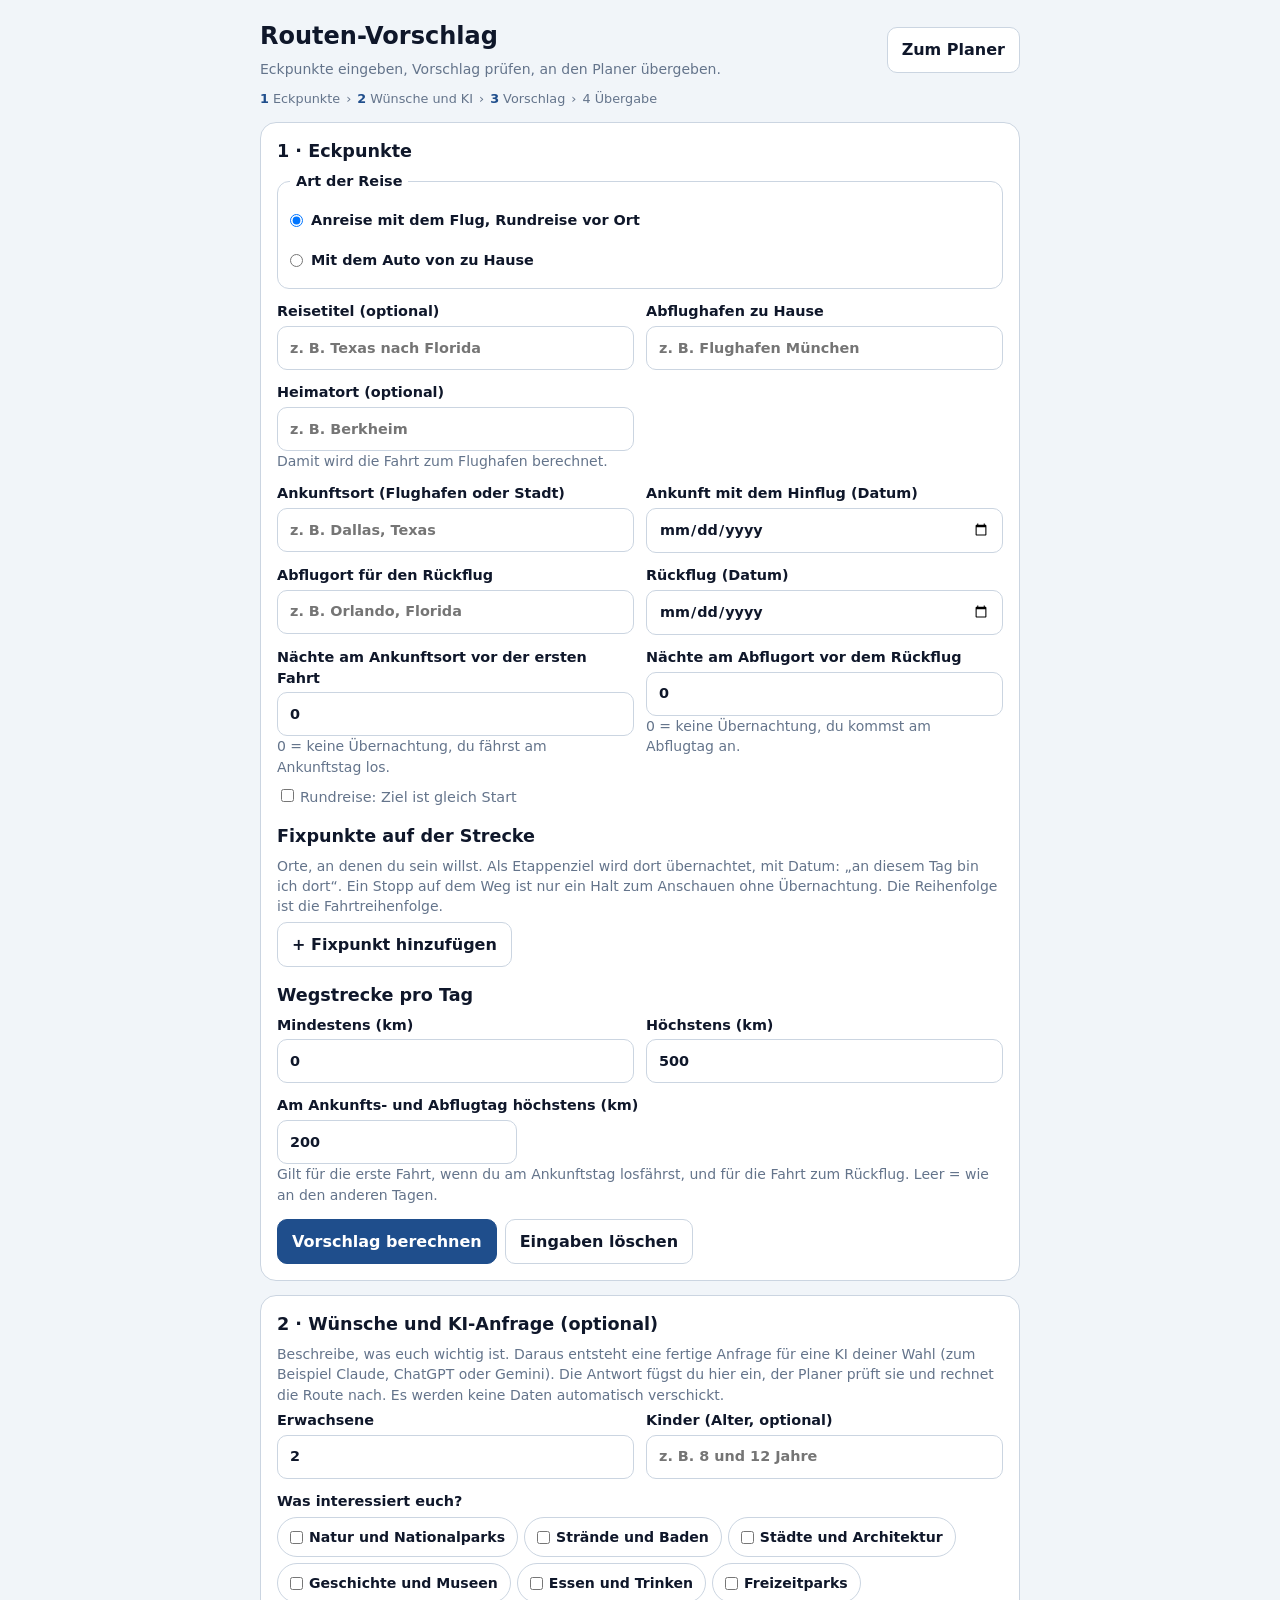
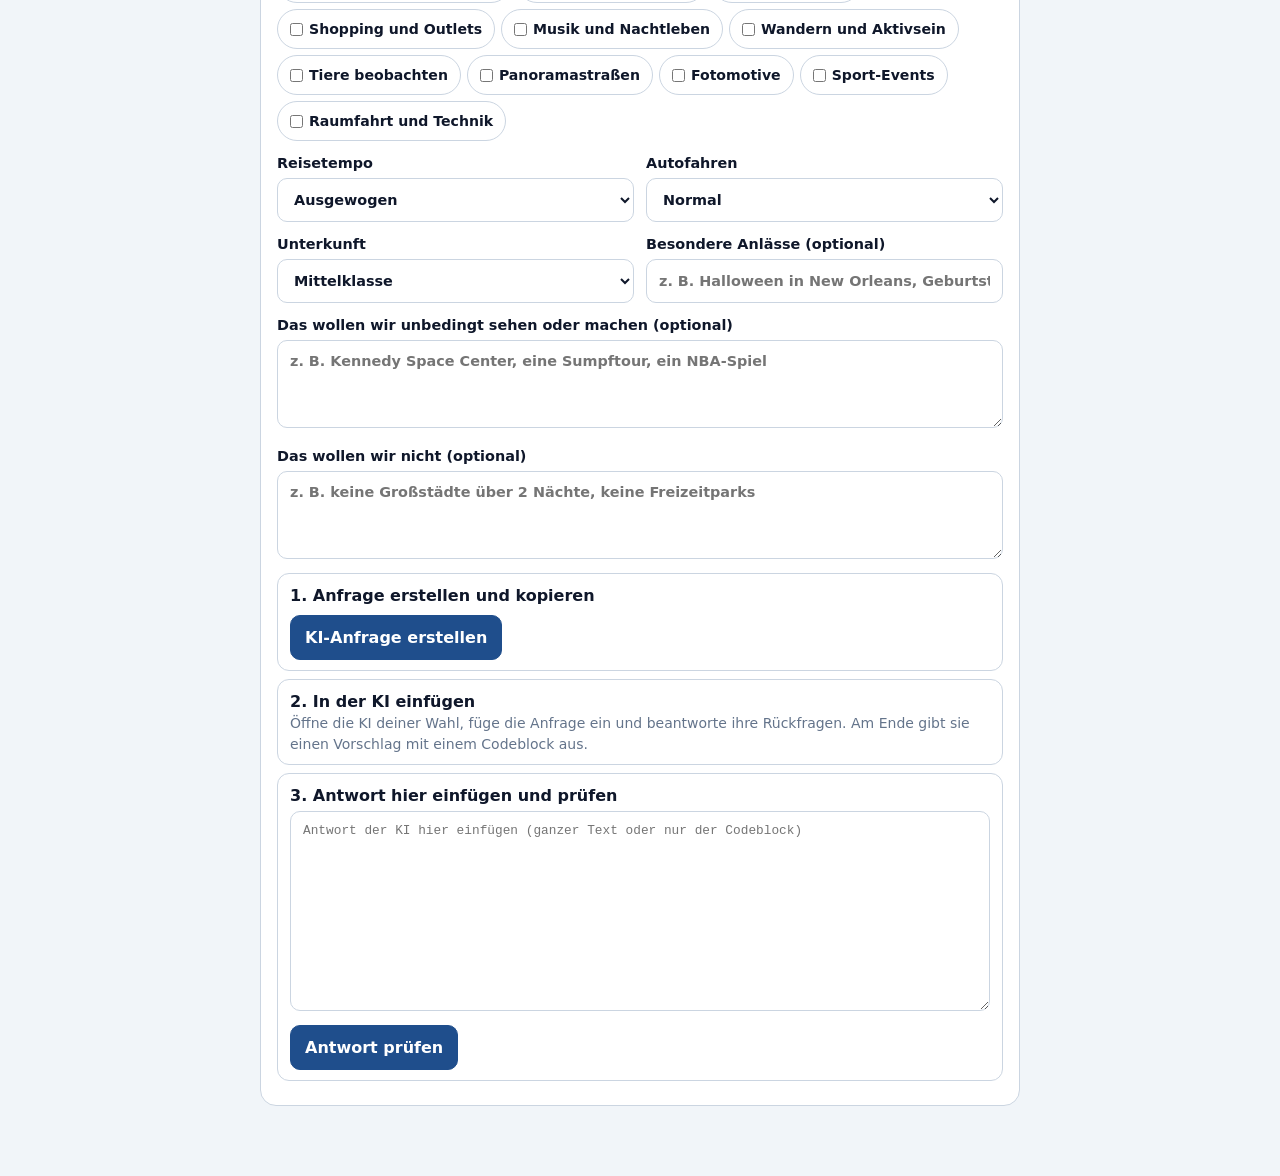
<file: assistent.html>
<!doctype html>
<html lang="de">
<head>
<meta charset="utf-8">
<meta name="viewport" content="width=device-width, initial-scale=1, viewport-fit=cover">
<title>Routen-Vorschlag</title>
<link rel="manifest" href="manifest.webmanifest">
<link rel="icon" href="icon-192.png">
<link rel="stylesheet" href="leaflet/leaflet.css">
<style>
:root{--bg:#f1f5f9;--card:#fff;--ink:#0f172a;--mute:#64748b;--line:#cbd5e1;--pri:#1F4E8C;--priInk:#fff;--warn:#fffbeb;--warnLine:#fcd34d;--warnInk:#78350f;--ok:#ecfdf5;--okLine:#6ee7b7;--okInk:#064e3b;--err:#fef2f2;--errLine:#fca5a5;--errInk:#7f1d1d}
@media (prefers-color-scheme:dark){:root{--bg:#0b1220;--card:#111a2e;--ink:#e5e7eb;--mute:#94a3b8;--line:#334155;--pri:#5b9bf0;--priInk:#06101f;--warn:#2b2208;--warnLine:#a16207;--warnInk:#fde68a;--ok:#06281f;--okLine:#047857;--okInk:#a7f3d0;--err:#2a1010;--errLine:#b91c1c;--errInk:#fecaca}}
*{box-sizing:border-box}
body{margin:0;background:var(--bg);color:var(--ink);font:16px/1.45 system-ui,-apple-system,"Segoe UI",Roboto,sans-serif;padding:env(safe-area-inset-top) 16px 40px}
.wrap{max-width:760px;margin:0 auto;padding:16px 0}
h1{font-size:1.5rem;margin:.2rem 0}
h2{font-size:1.1rem;margin:0 0 .4rem}
p{margin:.3rem 0}
.mute{color:var(--mute);font-size:.875rem}
.card{background:var(--card);border:1px solid var(--line);border-radius:16px;padding:16px;margin:14px 0}
.grid{display:grid;gap:12px;grid-template-columns:1fr 1fr}
@media (max-width:560px){.grid{grid-template-columns:1fr}}
label{display:block;font-weight:600;font-size:.9rem}
input,select{width:100%;margin-top:4px;padding:10px 12px;border:1px solid var(--line);border-radius:10px;background:var(--card);color:var(--ink);font:inherit;min-height:44px}
button,.btn{font:inherit;font-weight:700;border-radius:10px;border:1px solid var(--line);background:var(--card);color:var(--ink);padding:10px 14px;min-height:44px;cursor:pointer;text-decoration:none;display:inline-flex;align-items:center;justify-content:center}
button.pri,.btn.pri{background:var(--pri);color:var(--priInk);border-color:var(--pri)}
button:disabled{opacity:.5;cursor:default}
.row{display:flex;gap:8px;align-items:flex-end}
.row>*{flex:1}.row>.fix{flex:0 0 auto}
.fp{border:1px solid var(--line);border-radius:12px;padding:10px;margin:8px 0}
.fp .grid{grid-template-columns:2fr 1fr 1fr}
@media (max-width:560px){.fp .grid{grid-template-columns:1fr 1fr}.fp .grid>:first-child{grid-column:1/3}}
.note{border-radius:12px;padding:10px 12px;margin:8px 0;font-size:.9rem;border:1px solid}
.note.warn{background:var(--warn);border-color:var(--warnLine);color:var(--warnInk)}
.note.ok{background:var(--ok);border-color:var(--okLine);color:var(--okInk)}
.note.err{background:var(--err);border-color:var(--errLine);color:var(--errInk)}
table{width:100%;border-collapse:collapse;font-size:.9rem}
th,td{text-align:left;padding:8px 6px;border-bottom:1px solid var(--line);vertical-align:top}
.tablewrap{overflow-x:auto}
.top{display:flex;justify-content:space-between;align-items:center;gap:8px}
.steps{display:flex;gap:6px;font-size:.8rem;color:var(--mute);margin:6px 0 0}
.steps b{color:var(--pri)}
.map{height:380px;border-radius:12px;border:1px solid var(--line);margin:10px 0;background:var(--line)}
.mk{display:flex;align-items:center;justify-content:center;border-radius:50%;background:var(--pri);color:var(--priInk);border:2px solid #fff;font:700 12px system-ui;width:26px;height:26px;box-shadow:0 1px 4px rgba(0,0,0,.4)}
.mk.auto{background:#fff;color:#1F4E8C;border-color:#1F4E8C;width:20px;height:20px;font-size:10px}
.mk.end{background:#16a34a;border-color:#fff}
.mk.hl{outline:3px solid #f59e0b}
tr.flash td{background:var(--warn)}
tr[data-stage-row]{cursor:pointer}
.nstep{display:inline-flex;gap:2px;align-items:center;white-space:nowrap}
.nstep input{width:54px;margin:0;text-align:center;min-height:36px;padding:4px}
.nstep button{min-height:36px;padding:2px 10px}
.nstep.user input{border-color:var(--pri);border-width:2px}
.act{white-space:nowrap}.act button{min-height:36px;padding:2px 9px}
.leaflet-container.adding{cursor:crosshair}
[hidden]{display:none!important}
.lenbad{color:var(--errInk)}
.chips{display:flex;flex-wrap:wrap;gap:6px;margin-top:6px}
.chips label{display:inline-flex;align-items:center;gap:6px;border:1px solid var(--line);border-radius:99px;padding:6px 12px;font-weight:600;font-size:.88rem;min-height:40px;cursor:pointer}
.chips input{width:auto;min-height:0;margin:0}
.chips label:has(input:checked){background:var(--pri);color:var(--priInk);border-color:var(--pri)}
textarea{width:100%;margin-top:4px;padding:10px 12px;border:1px solid var(--line);border-radius:10px;background:var(--card);color:var(--ink);font:inherit;min-height:88px;resize:vertical}
textarea.code{font-family:ui-monospace,Menlo,Consolas,monospace;font-size:.8rem;min-height:200px}
.aisteps{counter-reset:a;list-style:none;padding:0;margin:8px 0}
.aisteps>li{counter-increment:a;border:1px solid var(--line);border-radius:12px;padding:10px 12px;margin:8px 0}
.aisteps>li>b:first-child::before{content:counter(a) ". "}
.rep li{margin:3px 0}.rep .bad{color:var(--errInk);font-weight:600}.rep .wrn{color:var(--warnInk);font-weight:600}
body.editing [data-edit-hide]{display:none!important}
body:not(.editing) [data-edit-only]{display:none!important}
.livelog{margin:6px 0 0;padding-left:22px;font-size:.88rem;max-height:220px;overflow:auto}
.livelog li{margin:2px 0}
.livelog li:last-child{font-weight:600;color:var(--ink)}
@keyframes mkpop{from{transform:scale(.2);opacity:0}to{transform:scale(1);opacity:1}}
.mk.pop{animation:mkpop .35s ease-out}
@media (prefers-reduced-motion:reduce){.mk.pop{animation:none}}
.editor .row{flex-wrap:wrap}.editor .row>label{flex:1 1 220px;min-width:0}
select{max-width:100%}
.mk.via{background:#f59e0b;color:#111;border-color:#fff;border-radius:4px;transform:rotate(45deg);width:16px;height:16px}
.mk.via>span{transform:rotate(-45deg);font-size:9px}
.leaflet-popup-content{color:#0f172a;margin:10px 12px;min-width:200px}
.leaflet-popup-content .pp-t{font-weight:700;font-size:14px}
.leaflet-popup-content .pp-s{font-size:12px;color:#475569;margin:2px 0 8px}
.leaflet-popup-content button{display:flex;width:100%;margin-top:6px;background:#fff;color:#0f172a;border:1px solid #94a3b8;min-height:40px;padding:6px 10px;font-size:13px}
.leaflet-popup-content button.del{color:#b91c1c;border-color:#b91c1c}
.via{display:inline-flex;align-items:center;gap:4px;border:1px solid var(--line);border-radius:99px;padding:1px 4px 1px 8px;margin:3px 4px 0 0;font-size:.82rem;white-space:nowrap}
.via button{min-height:28px;padding:0 7px;border-radius:99px;font-size:.8rem}
fieldset.mode{border:1px solid var(--line);border-radius:12px;padding:8px 12px;margin:0 0 12px}
fieldset.mode legend{font-weight:700;font-size:.9rem;padding:0 6px}
fieldset.mode label{display:flex;align-items:center;gap:8px;font-weight:600;min-height:40px}
fieldset.mode input{width:auto;min-height:0;margin:0}
label small{display:block;font-weight:400}
.legend{display:flex;gap:14px;flex-wrap:wrap;font-size:.82rem;color:var(--mute);margin:-4px 0 8px}
.legend i{display:inline-block;vertical-align:middle;margin-right:5px}
.editor{border:1px dashed var(--line);border-radius:12px;padding:10px 12px;margin:8px 0}
.ac{position:absolute;z-index:1000;background:var(--card);color:var(--ink);border:1px solid var(--line);border-radius:12px;box-shadow:0 8px 24px rgba(0,0,0,.25);max-height:300px;overflow:auto;list-style:none;margin:0;padding:4px}
.ac li{padding:8px 10px;border-radius:8px;cursor:pointer;line-height:1.25}
.ac li small{display:block;opacity:.75;font-size:.8rem}
.ac li[aria-selected=true],.ac li:hover{background:var(--pri);color:var(--priInk)}
.bar{height:8px;background:var(--line);border-radius:99px;overflow:hidden}
.bar>i{display:block;height:100%;background:var(--pri);width:0;transition:width .3s}
</style>
</head>
<body>
<div class="wrap">
  <div class="top">
    <div><h1>Routen-Vorschlag</h1><p class="mute">Eckpunkte eingeben, Vorschlag prüfen, an den Planer übergeben.</p></div>
    <a class="btn" href="index.html" data-back>Zum Planer</a>
  </div>
  <div class="steps"><span><b>1</b> Eckpunkte</span> › <span><b>2</b> Wünsche und KI</span> › <span><b>3</b> Vorschlag</span> › <span>4 Übergabe</span></div>

  <section class="card" data-sec="input">
    <h2 data-edit-hide>1 · Eckpunkte</h2><h2 data-edit-only>Route der Reise bearbeiten</h2>
    <div class="note ok" data-edit-only data-editbanner></div>
    <fieldset class="mode" data-mode-box data-edit-hide><legend>Art der Reise</legend>
      <label><input type="radio" name="mode" data-mode value="flight"> Anreise mit dem Flug, Rundreise vor Ort</label>
      <label><input type="radio" name="mode" data-mode value="car"> Mit dem Auto von zu Hause</label>
    </fieldset>
    <div class="grid">
      <label data-edit-hide>Reisetitel (optional)<input data-f="title" placeholder="z. B. Texas nach Florida"></label>
      <span data-only="car" data-edit-hide></span>
      <label data-only="flight" data-edit-hide>Abflughafen zu Hause<input data-f="homeAirport" placeholder="z. B. Flughafen München" autocomplete="off"></label>
      <label data-only="flight" data-edit-hide>Heimatort (optional)<input data-f="home" placeholder="z. B. Berkheim" autocomplete="off"><small class="mute">Damit wird die Fahrt zum Flughafen berechnet.</small></label>
      <span data-only="flight" data-edit-hide></span>
      <label data-edit-hide><span data-lab="start">Startort</span><input data-f="start" placeholder="z. B. Dallas, Texas" autocomplete="off"></label>
      <label><span data-lab="startDate">Reisebeginn (Datum)</span><input data-f="startDate" type="date"></label>
      <label data-edit-hide><span data-lab="end">Zielort</span><input data-f="end" placeholder="z. B. Orlando, Florida" autocomplete="off"></label>
      <label data-edit-hide><span data-lab="endDate">Reiseende (Datum)</span><input data-f="endDate" type="date"></label>
      <label data-only="flight">Nächte am Ankunftsort vor der ersten Fahrt<input data-f="startNights" type="number" min="0" max="30" value="0"><small class="mute">0 = keine Übernachtung, du fährst am Ankunftstag los.</small></label>
      <label data-only="flight" data-edit-hide>Nächte am Abflugort vor dem Rückflug<input data-f="endNights" type="number" min="0" max="30" value="0"><small class="mute">0 = keine Übernachtung, du kommst am Abflugtag an.</small></label>
    </div>
    <p class="mute" style="margin-top:8px" data-edit-hide><label style="display:inline;font-weight:400"><input type="checkbox" data-f="roundTrip" style="width:auto;min-height:0;margin-right:6px">Rundreise: Ziel ist gleich Start</label></p>

    <div data-edit-hide>
    <h2 style="margin-top:16px">Fixpunkte auf der Strecke</h2>
    <p class="mute">Orte, an denen du sein willst. Als Etappenziel wird dort übernachtet, mit Datum: „an diesem Tag bin ich dort“. Ein Stopp auf dem Weg ist nur ein Halt zum Anschauen ohne Übernachtung. Die Reihenfolge ist die Fahrtreihenfolge.</p>
    <div data-fplist></div>
    <button type="button" data-fp-add>+ Fixpunkt hinzufügen</button>

    </div>
    <h2 style="margin-top:16px">Wegstrecke pro Tag</h2>
    <div class="grid">
      <label>Mindestens (km)<input data-f="minKm" type="number" min="0" step="10" value="0"></label>
      <label>Höchstens (km)<input data-f="maxKm" type="number" min="50" step="10" value="500"></label>
      <label style="grid-column:1/-1"><span data-lab="edgeKm">Erste und letzte Etappe höchstens (km)</span><input data-f="edgeKm" type="number" min="0" step="10" style="max-width:240px;display:block"><small class="mute" data-lab="edgeHint"></small></label>
    </div>
    <div style="margin-top:14px;display:flex;gap:8px;flex-wrap:wrap" data-edit-hide>
      <button type="button" class="pri" data-calc>Vorschlag berechnen</button>
      <button type="button" data-reset>Eingaben löschen</button>
    </div>
    <div data-msg></div>
  </section>

  <section class="card" data-sec="wishes" data-edit-hide>
    <h2>2 · Wünsche und KI-Anfrage (optional)</h2>
    <p class="mute">Beschreibe, was euch wichtig ist. Daraus entsteht eine fertige Anfrage für eine KI deiner Wahl (zum Beispiel Claude, ChatGPT oder Gemini). Die Antwort fügst du hier ein, der Planer prüft sie und rechnet die Route nach. Es werden keine Daten automatisch verschickt.</p>
    <div class="grid">
      <label>Erwachsene<input data-w="adults" type="number" min="1" max="20" value="2"></label>
      <label>Kinder (Alter, optional)<input data-w="kids" placeholder="z. B. 8 und 12 Jahre"></label>
    </div>
    <label style="margin-top:12px">Was interessiert euch?</label>
    <div class="chips" data-w-interests></div>
    <div class="grid" style="margin-top:12px">
      <label>Reisetempo<select data-w="pace"><option value="ruhig">Entspannt, lieber länger an einem Ort</option><option value="mittel">Ausgewogen</option><option value="viel">Viel sehen, häufiger wechseln</option></select></label>
      <label>Autofahren<select data-w="drive"><option value="wenig">So wenig wie möglich</option><option value="normal">Normal</option><option value="gern">Fahren gehört dazu, auch schöne Umwege</option></select></label>
      <label>Unterkunft<select data-w="stay"><option value="einfach">Einfach und günstig</option><option value="mittel">Mittelklasse</option><option value="gehoben">Gehoben</option><option value="camping">Camping oder Wohnmobil</option></select></label>
      <label>Besondere Anlässe (optional)<input data-w="occasion" placeholder="z. B. Halloween in New Orleans, Geburtstag am 3.11."></label>
    </div>
    <label style="margin-top:12px">Das wollen wir unbedingt sehen oder machen (optional)<textarea data-w="must" placeholder="z. B. Kennedy Space Center, eine Sumpftour, ein NBA-Spiel"></textarea></label>
    <label style="margin-top:12px">Das wollen wir nicht (optional)<textarea data-w="nogo" placeholder="z. B. keine Großstädte über 2 Nächte, keine Freizeitparks"></textarea></label>
    <ol class="aisteps">
      <li><b>Anfrage erstellen und kopieren</b><div style="margin-top:8px;display:flex;gap:8px;flex-wrap:wrap"><button type="button" class="pri" data-ai-make>KI-Anfrage erstellen</button><button type="button" data-ai-copy hidden>In die Zwischenablage kopieren</button></div><div data-ai-msg></div><textarea class="code" data-ai-prompt readonly hidden aria-label="KI-Anfrage"></textarea></li>
      <li><b>In der KI einfügen</b><div class="mute">Öffne die KI deiner Wahl, füge die Anfrage ein und beantworte ihre Rückfragen. Am Ende gibt sie einen Vorschlag mit einem Codeblock aus.</div></li>
      <li><b>Antwort hier einfügen und prüfen</b><textarea class="code" data-ai-answer placeholder="Antwort der KI hier einfügen (ganzer Text oder nur der Codeblock)" aria-label="Antwort der KI"></textarea><div style="margin-top:8px;display:flex;gap:8px;flex-wrap:wrap"><button type="button" class="pri" data-ai-check>Antwort prüfen</button></div><div data-ai-report></div></li>
    </ol>
  </section>

  <section class="card" data-sec="result" hidden>
    <h2 data-edit-hide>3 · Vorschlag</h2><h2 data-edit-only>Route</h2>
    <div data-prog hidden><p class="mute" data-proglabel>Berechne …</p><div class="bar"><i data-progbar></i></div></div>
    <div data-result></div>
  </section>
</div>

<script src="leaflet/leaflet.js"></script>
<script src="ortwahl.js"></script>
<script>
(function () {
  'use strict';
  var KEY = 'rt_draft_v1';
  var $ = function (s, r) { return (r || document).querySelector(s); };
  var $$ = function (s, r) { return Array.prototype.slice.call((r || document).querySelectorAll(s)); };
  var esc = function (s) { return String(s == null ? '' : s).replace(/[&<>"]/g, function (c) { return { '&': '&amp;', '<': '&lt;', '>': '&gt;', '"': '&quot;' }[c]; }); };
  var uid = function () { return 'x' + Math.random().toString(36).slice(2, 10); };

  var S = { v: 1, cc: {}, score: {}, climate: null, status: 'input', input: { title: '', start: '', startDate: '', end: '', endDate: '', mode: 'flight', home: '', homeAirport: '', startNights: 0, endNights: 0, roundTrip: false, minKm: 0, maxKm: 500, edgeKm: 200, fixpoints: [] }, geo: {}, proposal: null, trip: null, updated: 0 };

  function load() { try { var j = JSON.parse(localStorage.getItem(KEY) || 'null'); if (j && j.v === 1 && j.input) { S = Object.assign(S, j); S.input = Object.assign({ fixpoints: [] }, S.input); if (!S.input.mode) { S.input.mode = 'flight'; S.input.edgeKm = ''; S.input.home = ''; S.input.homeAirport = ''; } } } catch (e) {} }
  function save() { S.updated = Date.now(); try { localStorage.setItem(KEY, JSON.stringify(S)); } catch (e) {} }

  // ---------- Datum ----------
  function pd(s) { var m = /^(\d{4})-(\d{2})-(\d{2})$/.exec(s || ''); return m ? Date.UTC(+m[1], +m[2] - 1, +m[3]) : null; }
  function fd(ms) { return new Date(ms).toISOString().slice(0, 10); }
  function addDays(s, n) { return fd(pd(s) + n * 864e5); }
  function diffDays(a, b) { return Math.round((pd(b) - pd(a)) / 864e5); }
  function de(s) { return s ? s.slice(8, 10) + '.' + s.slice(5, 7) + '.' : ''; }
  function deY(s) { return de(s) + s.slice(0, 4); }

  // ---------- Eingabe ----------
  function renderFps() {
    var box = $('[data-fplist]'); box.innerHTML = '';
    S.input.fixpoints.forEach(function (f, i) {
      var d = document.createElement('div'); d.className = 'fp'; d.setAttribute('data-fp', i);
      d.innerHTML = '<div class="grid"><label>Ort<input data-fpf="name" value="' + esc(f.name) + '" placeholder="z. B. New Orleans" autocomplete="off"></label>' +
        '<label>Datum (optional)<input data-fpf="date" type="date" value="' + esc(f.kind === 'via' ? '' : f.date) + '"' + (f.kind === 'via' ? ' disabled' : '') + '></label>' +
        '<label>Nächte (optional)<input data-fpf="nights" type="number" min="0" max="30" value="' + esc(f.kind === 'via' ? '' : f.nights) + '"' + (f.kind === 'via' ? ' disabled' : '') + '></label></div>' +
        '<div style="display:flex;gap:6px;margin-top:8px;flex-wrap:wrap;align-items:center"><select data-fpf="kind" aria-label="Art des Fixpunkts" style="width:auto;flex:1 1 240px;margin:0"><option value="stay"' + (f.kind === 'via' ? '' : ' selected') + '>Etappenziel mit Übernachtung</option><option value="via"' + (f.kind === 'via' ? ' selected' : '') + '>Stopp auf dem Weg, ohne Übernachtung</option></select><button type="button" data-fp-up="' + i + '" ' + (i === 0 ? 'disabled' : '') + ' aria-label="Nach oben">↑</button><button type="button" data-fp-down="' + i + '" ' + (i === S.input.fixpoints.length - 1 ? 'disabled' : '') + ' aria-label="Nach unten">↓</button><button type="button" data-fp-del="' + i + '">Entfernen</button></div>';
      box.appendChild(d);
    });
  }
  function fillForm() {
    $$('[data-f]').forEach(function (el) { var k = el.getAttribute('data-f'); if (el.type === 'checkbox') el.checked = !!S.input[k]; else el.value = S.input[k] == null ? '' : S.input[k]; });
    $$('[data-mode]').forEach(function (r) { r.checked = r.value === S.input.mode; });
    renderFps(); syncRound(); syncMode();
  }
  var MODE_TXT = {
    flight: { start: 'Ankunftsort (Flughafen oder Stadt)', startDate: 'Ankunft mit dem Hinflug (Datum)', end: 'Abflugort für den Rückflug', endDate: 'Rückflug (Datum)', edgeKm: 'Am Ankunfts- und Abflugtag höchstens (km)', edgeHint: 'Gilt für die erste Fahrt, wenn du am Ankunftstag losfährst, und für die Fahrt zum Rückflug. Leer = wie an den anderen Tagen.' },
    car: { start: 'Heimatort (Start)', startDate: 'Abfahrt zu Hause (Datum)', end: 'Zielort (Ende der Reise)', endDate: 'Ankunft am Zielort (Datum)', edgeKm: 'An- und Rückfahrt höchstens (km)', edgeHint: 'Die erste und die letzte Etappe dürfen länger sein, um die eigentliche Reiseregion zu erreichen. Leer = wie an den anderen Tagen.' }
  };
  function syncMode() {
    var m = S.input.mode === 'car' ? 'car' : 'flight', T = MODE_TXT[m];
    $$('[data-lab]').forEach(function (el) { var k = el.getAttribute('data-lab'); if (T[k] != null) el.textContent = T[k]; });
    $$('[data-only]').forEach(function (el) { el.hidden = el.getAttribute('data-only') !== m; });
    if (S.editTrip) { var sd = $('[data-lab=startDate]'); if (sd) sd.textContent = 'Reisebeginn (Datum)'; }
  }
  function setMode(m) {
    readForm(); S.input.mode = m;
    if (m === 'car') { S.input.startNights = 0; S.input.endNights = 0; S.input.edgeKm = 900; S.input.roundTrip = true; S.input.end = S.input.start; }
    else { S.input.edgeKm = 200; S.input.roundTrip = false; }
    if (S.status === 'ready' || S.status === 'adopted') S.status = 'proposal'; save(); fillForm();
  }
  document.addEventListener('change', function (e) { if (e.target.matches && e.target.matches('[data-mode]') && e.target.checked) setMode(e.target.value); });
  function syncRound() { var e = $('[data-f="end"]'); if (S.input.roundTrip) { e.value = S.input.start; e.disabled = true; S.input.end = S.input.start; } else e.disabled = false; }
  function readForm() {
    $$('[data-f]').forEach(function (el) { var k = el.getAttribute('data-f'); S.input[k] = el.type === 'checkbox' ? el.checked : (el.type === 'number' ? (el.value === '' ? '' : Number(el.value)) : el.value.trim()); });
    if (S.input.roundTrip) S.input.end = S.input.start;
    if (S.input.mode === 'car') { S.input.startNights = 0; S.input.endNights = 0; }
    $$('[data-fp]').forEach(function (d) { var i = +d.getAttribute('data-fp'), f = S.input.fixpoints[i]; if (!f) return; f.name = $('[data-fpf=name]', d).value.trim(); f.kind = $('[data-fpf=kind]', d).value === 'via' ? 'via' : 'stay'; f.date = f.kind === 'via' ? '' : $('[data-fpf=date]', d).value; var n = $('[data-fpf=nights]', d).value; f.nights = n === '' || f.kind === 'via' ? '' : Number(n); });
  }
  function msg(kind, html) { $('[data-msg]').innerHTML = html ? '<div class="note ' + kind + '" role="' + (kind === 'err' ? 'alert' : 'status') + '">' + html + '</div>' : ''; }

  document.addEventListener('input', function (e) { if (!e.target.closest('[data-sec=input]') || e.target.matches('[data-mode]')) return; readForm(); if (e.target.matches('[data-f=roundTrip],[data-f=start]')) syncRound(); if (e.target.matches('[data-fpf=kind]')) renderFps(); if (S.editTrip && S.proposal && S.proposal.raw && pd(S.input.startDate) && Number(S.input.maxKm) >= 50) { clearTimeout(window.__edT); window.__edT = setTimeout(function () { var ae = document.activeElement; recompute(); if (ae && ae.getAttribute && ae.getAttribute('data-f')) { var again = $('[data-f="' + ae.getAttribute('data-f') + '"]'); if (again) again.focus(); } }, 500); return; } S.status = S.status === 'ready' ? 'input' : S.status; save(); });
  document.addEventListener('click', function (e) {
    var t = e.target.closest('button'); if (!t) return;
    if (t.hasAttribute('data-fp-add')) { readForm(); S.input.fixpoints.push({ id: uid(), name: '', date: '', nights: '', kind: 'stay' }); renderFps(); save(); }
    else if (t.hasAttribute('data-fp-del')) { readForm(); S.input.fixpoints.splice(+t.getAttribute('data-fp-del'), 1); renderFps(); save(); }
    else if (t.hasAttribute('data-fp-up') || t.hasAttribute('data-fp-down')) { readForm(); var up = t.hasAttribute('data-fp-up'), i = +t.getAttribute(up ? 'data-fp-up' : 'data-fp-down'), j = up ? i - 1 : i + 1, a = S.input.fixpoints; var x = a[i]; a[i] = a[j]; a[j] = x; renderFps(); save(); }
    else if (t.hasAttribute('data-reset')) { if (confirm('Alle Eingaben löschen?')) { S = { v: 1, cc: {}, score: {}, climate: null, status: 'input', input: { title: '', start: '', startDate: '', end: '', endDate: '', mode: 'flight', home: '', homeAirport: '', startNights: 0, endNights: 0, roundTrip: false, minKm: 0, maxKm: 500, edgeKm: 200, fixpoints: [] }, geo: {}, proposal: null, trip: null, updated: 0 }; save(); fillForm(); fillWishes(); var rp0 = $('[data-ai-report]'); if (rp0) rp0.innerHTML = ''; $('[data-sec=result]').hidden = true; msg(); } }
    else if (t.hasAttribute('data-calc')) calc();
    else if (t.hasAttribute('data-handover')) handover();
    else if (t.hasAttribute('data-edit-cancel')) editCancel();
    else if (t.hasAttribute('data-download')) download();
    else if (t.hasAttribute('data-climate')) checkClimate();
    else if (t.hasAttribute('data-flip')) flip();
  });

  // ---------- Dienste ----------
  var FJC = {}, FJN = 0;
  function fetchJ(url, ms, cache) { if (cache && FJC[url]) return Promise.resolve(FJC[url]); return fetchJ0(url, ms).then(function (j) { if (cache) { if (++FJN > 400) { FJC = {}; FJN = 0; } FJC[url] = j; } return j; }); }
  function fetchJ0(url, ms) { var ac = new AbortController(), t = setTimeout(function () { ac.abort(); }, ms || 12000); return fetch(url, { signal: ac.signal }).then(function (r) { clearTimeout(t); if (!r.ok) throw new Error('HTTP ' + r.status); return r.json(); }, function (e) { clearTimeout(t); throw e; }); }
  function geocode(name) {
    var k = name.toLowerCase(); if (S.geo[k]) return Promise.resolve(S.geo[k]);
    return fetchJ('https://nominatim.openstreetmap.org/search?format=jsonv2&limit=1&addressdetails=1&q=' + encodeURIComponent(name), 12000).then(function (j) { if (!j || !j[0]) return null; var g = [Number(j[0].lat), Number(j[0].lon)]; S.geo[k] = g; S.cc = S.cc || {}; var ad = j[0].address || {}, c = ad.country_code; if (c) S.cc[k] = c.toUpperCase(); S.lab = S.lab || {}; S.lab[k] = [j[0].name || String(j[0].display_name || '').split(',')[0], ad.state, ad.country].filter(Boolean).join(', '); return g; });
  }
  function hav(a, b) { var R = 6371, r = Math.PI / 180, dl = (b[0] - a[0]) * r, dn = (b[1] - a[1]) * r, x = Math.sin(dl / 2) * Math.sin(dl / 2) + Math.cos(a[0] * r) * Math.cos(b[0] * r) * Math.sin(dn / 2) * Math.sin(dn / 2); return 2 * R * Math.asin(Math.sqrt(x)); }
  function leg(a, b, geom) {
    return fetchJ('https://router.project-osrm.org/route/v1/driving/' + a[1] + ',' + a[0] + ';' + b[1] + ',' + b[0] + (geom ? '?overview=simplified&geometries=geojson' : '?overview=false'), 15000, true).then(function (j) { var r = j.routes && j.routes[0]; if (!r) throw new Error('no route'); var o = { km: r.distance / 1000, min: r.duration / 60, est: false }; if (geom && r.geometry && r.geometry.coordinates) o.coords = r.geometry.coordinates.map(function (c) { return [c[1], c[0]]; }); return o; })
      .catch(function () { var km = hav(a, b) * 1.3; return { km: km, min: km / 70 * 60, est: true }; });
  }
  function legVia(a, vias, b, geom) {
    vias = vias || []; if (!vias.length) return leg(a, b, geom).then(function (o) { o.vias = []; return o; });
    var seq = [a].concat(vias.map(function (v) { return v.gps; }), [b]);
    return fetchJ('https://router.project-osrm.org/route/v1/driving/' + seq.map(function (g) { return g[1] + ',' + g[0]; }).join(';') + (geom ? '?overview=simplified&geometries=geojson' : '?overview=false'), 15000, true).then(function (j) { var r = j.routes && j.routes[0]; if (!r) throw new Error('no route'); var o = { km: r.distance / 1000, min: r.duration / 60, est: false, vias: vias }; if (geom && r.geometry && r.geometry.coordinates) o.coords = r.geometry.coordinates.map(function (c) { return [c[1], c[0]]; }); return o; })
      .catch(function () { var km = 0; for (var i = 1; i < seq.length; i++) km += hav(seq[i - 1], seq[i]) * 1.3; return { km: km, min: km / 70 * 60, est: true, vias: vias }; });
  }
  // Anteil eines Punkts entlang der Strecke (naechster Stuetzpunkt)
  function fracAlong(a, b, l, g) {
    var c = l.coords && l.coords.length > 1 ? l.coords : [a, b], cum = [0], i, bi = 0, bd = 1e18;
    for (i = 1; i < c.length; i++) cum.push(cum[i - 1] + hav(c[i - 1], c[i]));
    for (i = 0; i < c.length; i++) { var d = hav(c[i], g); if (d < bd) { bd = d; bi = i; } }
    if (c.length === 2) { var da = hav(a, g), db = hav(g, b); return da / ((da + db) || 1); }
    return cum[bi] / (cum[cum.length - 1] || 1);
  }
  // Tagesgrenzen: erste und letzte Etappe koennen eine eigene Grenze haben
  function edgeRule(I) { var car = I.mode === 'car', e = Number(I.edgeKm) > 0 ? Number(I.edgeKm) : 0; return { edge: e, first: !!e && (car || !(Number(I.startNights) > 0)), last: !!e && (car || !(Number(I.endNights) > 0)) }; }
  function legLimit(I, j, nLegs) { var R = edgeRule(I), mx = Number(I.maxKm), c = []; if (j === 0 && R.first) c.push(R.edge); if (j === nLegs - 1 && R.last) c.push(R.edge); return c.length ? Math.min.apply(null, c) : mx; }
  // Anteile, an denen eine zu lange Strecke fuer Zwischenuebernachtungen geteilt wird
  function splitFracs(I, km, j, nLegs) {
    var R = edgeRule(I), mx = Number(I.maxKm), fA = j === 0 && R.first, gA = j === nLegs - 1 && R.last;
    if (km <= legLimit(I, j, nLegs)) return [];
    for (var nd = 2; nd < 60; nd++) { var caps = []; for (var d = 0; d < nd; d++) caps.push(d === 0 && fA ? R.edge : (d === nd - 1 && gA ? R.edge : mx)); var tot = caps.reduce(function (p, q) { return p + q; }, 0); if (tot >= km) { var out = [], cum = 0; for (var d2 = 0; d2 < nd - 1; d2++) { cum += caps[d2]; out.push(cum / tot); } return out; } }
    return [0.5];
  }
  // Punkt bei Streckenanteil entlang der Route (oder Luftlinie, falls keine Geometrie)
  function pointAt(a, b, l, frac) {
    var c = l.coords && l.coords.length > 1 ? l.coords : [a, b], cum = [0], i;
    for (i = 1; i < c.length; i++) cum.push(cum[i - 1] + hav(c[i - 1], c[i]));
    var t = cum[cum.length - 1] * frac;
    for (i = 1; i < c.length; i++) if (cum[i] >= t) { var f = (t - cum[i - 1]) / ((cum[i] - cum[i - 1]) || 1); return [c[i - 1][0] + (c[i][0] - c[i - 1][0]) * f, c[i - 1][1] + (c[i][1] - c[i - 1][1]) * f]; }
    return c[c.length - 1];
  }
  // Eine Abfrage mit allen Wegpunkten: Teilstrecken je Wegpunktpaar
  function routeLegs(seq) {
    return fetchJ('https://router.project-osrm.org/route/v1/driving/' + seq.map(function (g) { return g[1] + ',' + g[0]; }).join(';') + '?overview=false', 20000, true).then(function (j) { var r = j.routes && j.routes[0]; if (!r || !Array.isArray(r.legs) || r.legs.length !== seq.length - 1) throw new Error('no legs'); return r.legs.map(function (l) { return { km: l.distance / 1000, min: l.duration / 60 }; }); });
  }
  function estLeg(seq, vias) { var km = 0; for (var i = 1; i < seq.length; i++) km += hav(seq[i - 1], seq[i]) * 1.3; return { km: km, min: km / 70 * 60, est: true, vias: vias || [] }; }
  // Overpass mit Ausweichservern: der nächste Server startet nach 3,5 s oder sofort bei einem Fehler, die erste gültige Antwort zählt
  var OVP = ['https://overpass-api.de/api/interpreter', 'https://overpass.kumi.systems/api/interpreter', 'https://overpass.private.coffee/api/interpreter'];
  function overpass(q, ms) {
    var url = '?data=' + encodeURIComponent(q);
    return new Promise(function (res, rej) {
      var done = false, started = 0, failed = 0, timer = null;
      function next() {
        if (done || started >= OVP.length) return; var u = OVP[started++]; clearTimeout(timer); if (started < OVP.length) timer = setTimeout(next, 3500);
        fetchJ(u + url, ms, true).then(function (j) { if (done) return; if (!j || !Array.isArray(j.elements)) throw new Error('bad'); done = true; clearTimeout(timer); res(j); }).catch(function (e) { if (done) return; if (++failed >= OVP.length) { done = true; clearTimeout(timer); rej(e); } else next(); });
      }
      next();
    });
  }
  // Übernachtungsorte nahe mehreren Streckenpunkten: je Punkt die größte Stadt im Umkreis von 30 km, alle in einer Abfrage, sonst Nominatim
  var TOWNC = {};
  function townKey(p) { return p[0].toFixed(2) + ',' + p[1].toFixed(2); }
  function bestTown(p, els) {
    els = els.filter(function (e) { return e.tags && e.tags.name && e.lat != null; }); if (!els.length) return null;
    els.sort(function (x, y) { var px = Number(x.tags.population) || 0, py = Number(y.tags.population) || 0; if (!px && !py) return hav(p, [x.lat, x.lon]) - hav(p, [y.lat, y.lon]); return py - px; });
    return { name: els[0].tags.name, gps: [els[0].lat, els[0].lon], found: true };
  }
  function nomReverse(p) { return fetchJ('https://nominatim.openstreetmap.org/reverse?format=jsonv2&zoom=10&accept-language=de&lat=' + p[0] + '&lon=' + p[1], 12000).then(function (j) { var ad = (j && j.address) || {}; var n = ad.city || ad.town || ad.village || ad.municipality || ad.county; return n ? { name: n, gps: p, found: true } : { name: 'Zwischenstopp', gps: p, found: false }; }).catch(function () { return { name: 'Zwischenstopp', gps: p, found: false }; }); }
  async function pickTowns(list, onProg) {
    var out = new Array(list.length), todo = [], i;
    for (i = 0; i < list.length; i++) { var c = TOWNC[townKey(list[i])]; if (c) out[i] = c; else todo.push(i); }
    for (var c0 = 0; c0 < todo.length; c0 += 20) {
      var part = todo.slice(c0, c0 + 20), q = '[out:json][timeout:20];' + part.map(function (ix, k) { var p = list[ix]; return 'make p n=' + k + ';out;node["place"~"^(city|town)$"](around:30000,' + p[0].toFixed(4) + ',' + p[1].toFixed(4) + ');out 60;'; }).join('');
      var els = null; try { els = (await overpass(q, 15000)).elements || []; } catch (e) { els = null; }
      if (els) {
        var grp = part.map(function () { return []; }), cur = -1, mark = false;
        els.forEach(function (e) { if (e.type === 'p' && e.tags && e.tags.n != null) { cur = Number(e.tags.n); mark = true; return; } if (cur >= 0 && cur < grp.length) grp[cur].push(e); });
        if (!mark) els.forEach(function (e) { if (e.lat == null) return; part.forEach(function (ix, k) { if (hav(list[ix], [e.lat, e.lon]) <= 32) grp[k].push(e); }); });
        part.forEach(function (ix, k) { var t = bestTown(list[ix], grp[k]); if (t) { out[ix] = t; TOWNC[townKey(list[ix])] = t; } });
      }
      if (onProg) onProg(Math.min(todo.length, c0 + 20), todo.length);
    }
    // Ersatz für Punkte ohne Treffer: Nominatim, höchstens eine Anfrage pro Sekunde
    var last = 0;
    for (i = 0; i < list.length; i++) {
      if (out[i]) continue; var w = 1100 - (Date.now() - last); if (last && w > 0) await new Promise(function (r) { setTimeout(r, w); });
      last = Date.now(); out[i] = await nomReverse(list[i]); if (out[i].found) TOWNC[townKey(list[i])] = out[i];
    }
    return out;
  }
  function pickTown(p) { return pickTowns([p]).then(function (r) { return r[0]; }); }
  function pool(items, n, fn) { var res = new Array(items.length), i = 0; function work() { if (i >= items.length) return Promise.resolve(); var k = i++; return Promise.resolve().then(function () { return fn(items[k], k); }).then(function (v) { res[k] = v; }, function () { res[k] = null; }).then(work); } var ws = []; for (var w = 0; w < Math.min(n, items.length); w++) ws.push(work()); return Promise.all(ws).then(function () { return res; }); }
  // Sehenswürdigkeiten-Dichte: Anzahl georeferenzierter Wikipedia-Artikel im Umkreis von 10 km
  var wikiDown = false;
  function wikiScore(g) {
    S.score = S.score || {}; var k = key(g); if (S.score[k] != null) return Promise.resolve(S.score[k]);
    if (wikiDown) return Promise.resolve(null);
    return fetchJ('https://en.wikipedia.org/w/api.php?action=query&list=geosearch&gscoord=' + g[0].toFixed(4) + '%7C' + g[1].toFixed(4) + '&gsradius=10000&gslimit=500&format=json&origin=*', 9000, true).then(function (j) { var n = j && j.query && j.query.geosearch ? j.query.geosearch.length : null; if (n != null) S.score[k] = n; return n; }).catch(function () { wikiDown = true; return null; });
  }
  function prog(p, l) { $('[data-prog]').hidden = false; $('[data-progbar]').style.width = p + '%'; $('[data-proglabel]').textContent = l; }

  // ---------- Wünsche und KI-Anfrage ----------
  var INTERESTS = ['Natur und Nationalparks', 'Strände und Baden', 'Städte und Architektur', 'Geschichte und Museen', 'Essen und Trinken', 'Freizeitparks', 'Shopping und Outlets', 'Musik und Nachtleben', 'Wandern und Aktivsein', 'Tiere beobachten', 'Panoramastraßen', 'Fotomotive', 'Sport-Events', 'Raumfahrt und Technik'];
  var W_DEF = { adults: 2, kids: '', interests: [], pace: 'mittel', drive: 'normal', stay: 'mittel', occasion: '', must: '', nogo: '' };
  var W_TXT = { pace: { ruhig: 'entspannt, lieber länger an einem Ort', mittel: 'ausgewogen', viel: 'viel sehen, häufiger wechseln' }, drive: { wenig: 'so wenig Autofahren wie möglich', normal: 'normal', gern: 'fahren gern, auch schöne Umwege' }, stay: { einfach: 'einfach und günstig', mittel: 'Mittelklasse', gehoben: 'gehoben', camping: 'Camping oder Wohnmobil' } };
  function wishes() { S.wishes = Object.assign({}, W_DEF, S.wishes || {}); if (!Array.isArray(S.wishes.interests)) S.wishes.interests = []; return S.wishes; }
  function fillWishes() {
    var W = wishes(), box = $('[data-w-interests]'); if (!box) return;
    box.innerHTML = INTERESTS.map(function (t, i) { return '<label><input type="checkbox" data-w-int="' + i + '"' + (W.interests.indexOf(t) >= 0 ? ' checked' : '') + '>' + esc(t) + '</label>'; }).join('');
    $$('[data-w]').forEach(function (el) { el.value = W[el.getAttribute('data-w')] == null ? '' : W[el.getAttribute('data-w')]; });
    var a = $('[data-ai-answer]'); if (a && S.ai && S.ai.text) a.value = S.ai.text;
  }
  function readWishes() {
    var W = wishes(); $$('[data-w]').forEach(function (el) { var k = el.getAttribute('data-w'); W[k] = el.type === 'number' ? (Number(el.value) || 0) : el.value.trim(); });
    W.interests = $$('[data-w-int]').filter(function (c) { return c.checked; }).map(function (c) { return INTERESTS[+c.getAttribute('data-w-int')]; });
  }
  document.addEventListener('input', function (e) { if (!e.target.closest || !e.target.closest('[data-sec=wishes]')) return; if (e.target.matches('[data-ai-answer]')) { S.ai = S.ai || {}; S.ai.text = e.target.value; } else if (!e.target.matches('[data-ai-prompt]')) readWishes(); save(); });
  var AI_FORMAT = '{\n  "version": 1,\n  "direction": "wie angegeben",\n  "stops": [\n    { "name": "Ort, Region, Land", "kind": "stay", "nights": 2, "date": "", "reason": "kurzer Grund", "highlights": ["Highlight 1", "Highlight 2"] },\n    { "name": "Ort, Region, Land", "kind": "via", "reason": "kurzer Grund", "highlights": [] }\n  ],\n  "events": [ { "name": "Veranstaltung", "place": "Ort", "date": "JJJJ-MM-TT", "sure": true, "note": "kurzer Hinweis" } ],\n  "notes": ["allgemeiner Hinweis"]\n}';
  function aiPrompt() {
    readForm(); readWishes(); var I = S.input, W = wishes(), P = S.proposal, car = I.mode === 'car', L = [];
    var sN = car ? 0 : nN0(I.startNights), eN = car ? 0 : nN0(I.endNights), total = pd(I.startDate) && pd(I.endDate) ? diffDays(I.startDate, I.endDate) : null, mid = total != null ? total - sN - eN : null;
    L.push('Du bist ein erfahrener Reiseplaner für Roadtrips. Plane mit mir die Route. Antworte auf Deutsch.', '');
    L.push('REISEDATEN');
    L.push('- Art: ' + (car ? 'Roadtrip mit dem eigenen Auto von zu Hause' : 'Anreise mit dem Flug, Rundreise mit Mietwagen' + (I.homeAirport ? ' (Abflughafen zu Hause: ' + I.homeAirport + ')' : '')));
    L.push('- Start: ' + I.start + ' am ' + deY(I.startDate) + (sN ? ', ' + sN + ' Nacht/Nächte dort vor der ersten Fahrt' : ', Abfahrt am selben Tag'));
    L.push('- Ziel: ' + I.end + ' am ' + deY(I.endDate) + (eN ? ', davor ' + eN + ' Nacht/Nächte dort' : ', Ankunft am selben Tag ohne Übernachtung') + (nrm0(I.start) === nrm0(I.end) ? ' (Rundreise, Ziel ist gleich Start)' : ''));
    if (total != null) L.push('- Reisedauer: ' + total + ' Nächte. Für die Etappenziele zwischen Start und Ziel stehen genau ' + mid + ' Nächte zur Verfügung.');
    L.push('- Tagesstrecke: höchstens ' + Number(I.maxKm) + ' km' + (Number(I.minKm) > 0 ? ', möglichst mindestens ' + Number(I.minKm) + ' km' : '') + (Number(I.edgeKm) > 0 ? (car ? '. Die erste und die letzte Etappe dürfen bis ' + Number(I.edgeKm) + ' km lang sein' : '. Am Ankunfts- und Abflugtag höchstens ' + Number(I.edgeKm) + ' km') : '') + '.');
    var fps = I.fixpoints.filter(function (f) { return f.name && !f.ai; });
    if (fps.length) { L.push('- Pflichtpunkte in dieser Reihenfolge (unverändert übernehmen, Datum und Nächte nicht ändern):'); fps.forEach(function (f) { L.push('  • ' + f.name + (f.kind === 'via' ? ' (nur Stopp auf dem Weg, ohne Übernachtung)' : ' (Übernachtung' + (f.date ? ', Ankunft am ' + deY(f.date) : '') + (f.nights !== '' && f.nights != null ? ', ' + f.nights + ' Nächte' : '') + ')')); }); }
    L.push('', 'REISENDE UND WÜNSCHE');
    L.push('- Reisende: ' + (W.adults || 2) + ' Erwachsene' + (W.kids ? ', Kinder: ' + W.kids : ', keine Kinder'));
    L.push('- Interessen: ' + (W.interests.length ? W.interests.join(', ') : 'keine Angabe'));
    L.push('- Tempo: ' + W_TXT.pace[W.pace] + '. Autofahren: ' + W_TXT.drive[W.drive] + '. Unterkunft: ' + W_TXT.stay[W.stay] + '.');
    if (W.occasion) L.push('- Besondere Anlässe: ' + W.occasion);
    if (W.must) L.push('- Unbedingt: ' + W.must.replace(/\s*\n\s*/g, '; '));
    if (W.nogo) L.push('- Nicht gewünscht: ' + W.nogo.replace(/\s*\n\s*/g, '; '));
    if (P && P.stages && P.stages.length && !S.editTrip) { L.push('', 'BISHERIGER RECHENVORSCHLAG (nur zur Orientierung, du darfst ihn verbessern)'); P.stages.forEach(function (x, i) { L.push('  ' + (i + 1) + '. ' + x.fromCity + ' → ' + x.toCity + ', ' + x.km + ' km, Ankunft ' + deY(x.arrive) + ', ' + x.nights + ' Nächte' + (x.auto ? ' (automatische Zwischenübernachtung)' : '') + ((x.vias || []).length ? ', über ' + x.vias.map(function (v) { return v.name; }).join(', ') : '')); }); }
    if (S.climate && S.climate.done && S.climate.cur) L.push('', 'KLIMA AUS DEN BEIDEN VORJAHREN: Wetterwert der Route ' + S.climate.cur.score + ' von 100' + (S.climate.rev && S.climate.rev.eval ? ', in Gegenrichtung ' + S.climate.rev.eval.score + ' von 100' : '') + '.');
    L.push('', 'AUFGABE');
    L.push('1. Stelle mir zuerst höchstens 5 kurze Rückfragen, wenn dir wichtige Angaben fehlen, und warte auf meine Antwort. Wenn nichts fehlt oder ich „weiter“ schreibe, mach direkt den Vorschlag.');
    L.push('2. Schlage Etappenziele mit Übernachtung und Stopps auf dem Weg (ohne Übernachtung) vor, passend zu Wünschen, Jahreszeit und Tagesstrecke. Nenne je Ort kurz den Grund und 2 bis 4 Highlights.');
    L.push('3. Prüfe, ob die Reise in der angegebenen oder in der umgekehrten Richtung besser ist (Klima, Veranstaltungen, Zeitzonen), und begründe es kurz.');
    L.push('4. Nenne Veranstaltungen, Feiertage und Saisonbesonderheiten im Reisezeitraum. Führe nur Termine auf, die du für richtig hältst, und setze "sure" auf false, wenn du das Datum nicht sicher weißt.');
    if (mid != null) L.push('5. Die Summe der Nächte aller Etappenziele im JSON muss genau ' + mid + ' sein. Liegen zwei Orte weiter auseinander als die Tagesstrecke, plane ein Etappenziel dazwischen ein.');
    L.push((mid != null ? '6' : '5') + '. Schreibe zuerst deine Erklärung als normalen Text. Gib danach GENAU EINEN Codeblock mit JSON in diesem Format aus, ohne Kommentare:');
    L.push('', '```json', AI_FORMAT, '```', '');
    L.push('Regeln für das JSON: Orte eindeutig mit Region und Land schreiben. Start und Ziel nicht aufführen. Die Reihenfolge ist die Fahrtreihenfolge. "kind" ist "stay" (Übernachtung) oder "via" (Stopp ohne Übernachtung). "nights" nur bei "stay". "date" nur ausfüllen, wenn der Ankunftstag fest ist, sonst leer lassen. "direction" ist "wie angegeben" oder "umgekehrt"; bei "umgekehrt" stehen die Orte in der Reihenfolge der umgekehrten Fahrt.');
    return L.join('\n');
  }
  function nN0(x) { return Math.max(0, parseInt(x, 10) || 0); }
  function nrm0(x) { return String(x || '').trim().toLowerCase(); }
  function aiMsg(kind, html) { var b = $('[data-ai-msg]'); if (b) b.innerHTML = html ? '<div class="note ' + kind + '" role="status">' + html + '</div>' : ''; }
  function aiMake() {
    readForm(); var I = S.input, errs = []; if (!I.start) errs.push('Startort'); if (!I.end) errs.push('Zielort'); if (!pd(I.startDate)) errs.push('Datum für den Reisebeginn'); if (!pd(I.endDate)) errs.push('Datum für das Reiseende');
    if (errs.length) { aiMsg('err', 'Bitte zuerst oben eintragen: ' + errs.join(', ') + '.'); return; }
    var ta = $('[data-ai-prompt]'); ta.value = aiPrompt(); ta.hidden = false; $('[data-ai-copy]').hidden = false; save();
    aiMsg('ok', 'Die Anfrage ist fertig (' + ta.value.length + ' Zeichen). Kopiere sie und füge sie in der KI ein.');
  }
  function aiCopy() {
    var ta = $('[data-ai-prompt]'), done = function (ok) { aiMsg(ok ? 'ok' : 'warn', ok ? 'Kopiert. Jetzt in der KI einfügen.' : 'Kopieren hat nicht geklappt. Markiere den Text und kopiere ihn von Hand.'); };
    if (navigator.clipboard && navigator.clipboard.writeText) navigator.clipboard.writeText(ta.value).then(function () { done(true); }, function () { ta.select(); done(false); });
    else { ta.select(); var ok = false; try { ok = document.execCommand('copy'); } catch (e) {} done(ok); }
  }
  // JSON aus der Antwort holen: letzter Codeblock, sonst das groesste {...} mit "stops"
  function aiExtract(txt) {
    var cands = [], re = /```(?:json)?\s*([\s\S]*?)```/gi, m; while ((m = re.exec(txt))) cands.push(m[1]);
    for (var i = 0; i < txt.length; i++) { if (txt[i] !== '{') continue; var d = 0, str = false, escp = false; for (var j = i; j < txt.length; j++) { var c = txt[j]; if (str) { if (escp) escp = false; else if (c === '\\') escp = true; else if (c === '"') str = false; } else if (c === '"') str = true; else if (c === '{') d++; else if (c === '}') { d--; if (d === 0) { cands.push(txt.slice(i, j + 1)); i = j; break; } } } }
    for (var k = cands.length - 1; k >= 0; k--) { try { var o = JSON.parse(cands[k].trim().replace(/[“”]/g, '"')); if (o && Array.isArray(o.stops)) return o; } catch (e) {} }
    return null;
  }
  async function aiCheck() {
    readForm(); var I = S.input, box = $('[data-ai-report]'), txt = $('[data-ai-answer]').value || ''; S.ai = { text: txt }; save();
    var fail = function (h) { box.innerHTML = '<div class="note err" role="alert">' + h + '</div>'; };
    if (!txt.trim()) return fail('Bitte zuerst die Antwort der KI einfügen.');
    var verr = []; if (!I.start) verr.push('Startort'); if (!I.end) verr.push('Zielort'); if (!pd(I.startDate) || !pd(I.endDate)) verr.push('Reisedaten'); if (verr.length) return fail('Bitte zuerst oben eintragen: ' + verr.join(', ') + '.');
    var o = aiExtract(txt); if (!o) return fail('In der Antwort wurde kein gültiger Codeblock mit „stops“ gefunden. Bitte die KI um den JSON-Codeblock im vorgegebenen Format bitten und die ganze Antwort einfügen.');
    var btn = $('[data-ai-check]'); btn.disabled = true; box.innerHTML = '<p class="mute">Prüfe die Orte …</p>';
    try {
      var rev = /umgekehrt/i.test(String(o.direction || '')), round = nrm0(I.start) === nrm0(I.end), A = rev && !round ? I.end : I.start, B = rev && !round ? I.start : I.end;
      var gA = null, gB = null; try { gA = await geocode(A); gB = await geocode(B); } catch (e) {}
      var stops = [], rep = [], seenN = {};
      for (var i = 0; i < o.stops.length && i < 40; i++) {
        var x = o.stops[i] || {}, name = String(x.name || '').trim(); if (!name) { rep.push({ c: 'wrn', t: 'Eintrag ' + (i + 1) + ' hat keinen Ortsnamen und wurde übersprungen.' }); continue; }
        if (nrm0(first(name)) === nrm0(first(I.start)) || nrm0(first(name)) === nrm0(first(I.end))) { rep.push({ c: '', t: esc(first(name)) + ' ist Start oder Ziel und wurde nicht doppelt übernommen.' }); continue; }
        if (seenN[nrm0(name)]) { rep.push({ c: 'wrn', t: esc(first(name)) + ' kommt doppelt vor, der zweite Eintrag wurde übersprungen.' }); continue; } seenN[nrm0(name)] = 1;
        var g = null; try { g = await geocode(name); } catch (e) { g = null; }
        if (!g) { rep.push({ c: 'bad', t: '„' + esc(name) + '“ wurde nicht gefunden und wird nicht übernommen.' }); continue; }
        var kind = /via/i.test(String(x.kind || '')) ? 'via' : 'stay', n = kind === 'stay' ? Math.max(0, Math.min(30, Math.round(Number(x.nights)))) : '', date = /^\d{4}-\d{2}-\d{2}$/.test(String(x.date || '')) && pd(x.date) ? x.date : '';
        if (kind === 'stay' && !(Number(x.nights) >= 0)) n = 1;
        if (date && (pd(date) < pd(I.startDate) || pd(date) > pd(I.endDate))) { rep.push({ c: 'wrn', t: esc(first(name)) + ': Das Datum ' + deY(date) + ' liegt außerhalb der Reise und wurde entfernt.' }); date = ''; }
        stops.push({ name: name, gps: g, kind: kind, nights: n, date: date, note: String(x.reason || '').slice(0, 240), hl: (Array.isArray(x.highlights) ? x.highlights : []).map(function (h) { return String(h).slice(0, 120); }).filter(Boolean).slice(0, 6), cc: (S.cc || {})[name.toLowerCase()] || '' });
      }
      // Pflichtpunkte des Nutzers erhalten
      var mine = I.fixpoints.filter(function (f) { return f.name && !f.ai; });
      for (var q = 0; q < mine.length; q++) {
        var f = mine[q], hit = stops.filter(function (st) { return nrm0(first(st.name)) === nrm0(first(f.name)); })[0];
        if (hit) { hit.kind = f.kind === 'via' ? 'via' : 'stay'; hit.date = f.kind === 'via' ? '' : (f.date || ''); if (f.kind === 'via') hit.nights = ''; else if (f.nights !== '' && f.nights != null) hit.nights = f.nights; hit.mine = true; hit.name = f.name; continue; }
        var gm = null; try { gm = await geocode(f.name); } catch (e) {}
        if (!gm) continue; var seq = [gA].concat(stops.map(function (st) { return st.gps; }), [gB]).filter(Boolean), bi = stops.length, bv = 1e18;
        for (var t = 0; t < seq.length - 1; t++) { var dd = hav(seq[t], gm) + hav(gm, seq[t + 1]) - hav(seq[t], seq[t + 1]); if (dd < bv) { bv = dd; bi = t; } }
        stops.splice(bi, 0, { name: f.name, gps: gm, kind: f.kind === 'via' ? 'via' : 'stay', nights: f.kind === 'via' ? '' : f.nights, date: f.kind === 'via' ? '' : (f.date || ''), note: '', hl: [], mine: true });
        rep.push({ c: 'wrn', t: 'Dein Pflichtpunkt ' + esc(first(f.name)) + ' fehlte in der Antwort und wurde wieder eingefügt.' });
      }
      // Umwege und Laender
      if (gA && gB) { var sq = [gA].concat(stops.map(function (st) { return st.gps; }), [gB]), direct = 0; for (var u = 1; u < sq.length; u++) direct += hav(sq[u - 1], sq[u]); stops.forEach(function (st, k) { var det = hav(sq[k], st.gps) + hav(st.gps, sq[k + 2]) - hav(sq[k], sq[k + 2]); if (det > Math.max(250, direct * 0.35)) rep.push({ c: 'wrn', t: esc(first(st.name)) + ' liegt weit abseits (etwa ' + Math.round(det * 1.3) + ' km Umweg). Bitte prüfen, ob der richtige Ort gemeint ist.' }); }); }
      var ccs = {}; [A, B].forEach(function (nm) { var c = (S.cc || {})[nm.toLowerCase()]; if (c) ccs[c] = 1; }); stops.forEach(function (st) { if (st.cc && Object.keys(ccs).length && !ccs[st.cc]) rep.push({ c: 'wrn', t: esc(first(st.name)) + ' liegt in einem anderen Land (' + esc(st.cc) + ') als Start und Ziel.' }); });
      var sN = I.mode === 'car' ? 0 : nN0(I.startNights), eN = I.mode === 'car' ? 0 : nN0(I.endNights), avail = diffDays(I.startDate, I.endDate) - sN - eN, sum = stops.reduce(function (a, st) { return a + (st.kind === 'stay' ? Number(st.nights) || 0 : 0); }, 0), nStay = stops.filter(function (st) { return st.kind === 'stay'; }).length;
      rep.unshift({ c: sum === avail ? '' : 'wrn', t: 'Nächte: Die KI plant ' + sum + ', verfügbar sind ' + avail + '.' + (sum === avail ? ' Das passt.' : ' Der Planer rechnet nach und verteilt die Nächte neu, wenn es nicht aufgeht.') });
      rep.unshift({ c: '', t: stops.length + ' von ' + o.stops.length + ' Orten erkannt: ' + nStay + ' Etappenziele mit Übernachtung, ' + (stops.length - nStay) + ' Stopps auf dem Weg.' });
      if (rev) rep.push({ c: '', t: round ? 'Die KI empfiehlt die umgekehrte Richtung. Bei einer Rundreise gilt die Reihenfolge ihrer Orte.' : 'Die KI empfiehlt die umgekehrte Richtung: Start und Ziel werden getauscht (' + esc(first(A)) + ' → ' + esc(first(B)) + ').' });
      var events = (Array.isArray(o.events) ? o.events : []).slice(0, 20).map(function (ev) { ev = ev || {}; return { name: String(ev.name || '').slice(0, 120), place: String(ev.place || '').slice(0, 80), date: /^\d{4}-\d{2}-\d{2}$/.test(String(ev.date || '')) ? ev.date : '', sure: ev.sure !== false, note: String(ev.note || '').slice(0, 200) }; }).filter(function (ev) { return ev.name; });
      events.forEach(function (ev) { if (ev.date && (pd(ev.date) < pd(I.startDate) || pd(ev.date) > pd(I.endDate))) ev.out = true; });
      var notes = (Array.isArray(o.notes) ? o.notes : []).map(function (z) { return String(z).slice(0, 300); }).filter(Boolean).slice(0, 10);
      S.ai = { text: txt, stops: stops, rev: rev && !round, events: events, notes: notes, sum: sum, avail: avail }; save();
      if (!stops.length) return fail('Kein Ort aus der Antwort konnte übernommen werden.' + (rep.length ? '<ul class="rep">' + rep.map(function (r) { return '<li class="' + r.c + '">' + r.t + '</li>'; }).join('') + '</ul>' : ''));
      var h = '<div class="note ok" data-ai-rep><b>Prüfung der Antwort</b><ul class="rep">' + rep.map(function (r) { return '<li class="' + r.c + '">' + r.t + '</li>'; }).join('') + '</ul>';
      h += '<div class="tablewrap"><table data-ai-table><thead><tr><th>Ort</th><th>Art</th><th>Nächte</th><th>Grund der KI</th></tr></thead><tbody>' + stops.map(function (st) { return '<tr><td>' + esc(st.name) + (st.mine ? ' <span class="mute">(dein Pflichtpunkt)</span>' : '') + '</td><td>' + (st.kind === 'via' ? 'Stopp auf dem Weg' : 'Übernachtung' + (st.date ? ', fest am ' + deY(st.date) : '')) + '</td><td>' + (st.kind === 'via' ? '–' : (st.nights === '' ? 'automatisch' : st.nights)) + '</td><td>' + esc(st.note) + (st.hl.length ? '<br><span class="mute">' + st.hl.map(esc).join(' · ') + '</span>' : '') + '</td></tr>'; }).join('') + '</tbody></table></div>';
      h += '<p class="mute">Die Angaben der KI sind ungeprüft. Strecken, Fahrzeiten und Daten rechnet der Planer selbst nach, zu lange Etappen bekommen eine Zwischenübernachtung.</p><button type="button" class="pri" data-ai-apply>Als Fixpunkte übernehmen und Route berechnen</button></div>';
      box.innerHTML = h;
    } catch (e) { fail('Die Prüfung ist fehlgeschlagen: ' + esc(String(e && e.message || e).slice(0, 160))); }
    finally { btn.disabled = false; }
  }
  async function aiApply() {
    var A = S.ai; if (!A || !A.stops || !A.stops.length) return; var I = S.input;
    if (I.fixpoints.some(function (f) { return f.name && !f.ai; }) || (S.proposal && S.proposal.edited)) { if (!window.confirm('Deine Fixpunkte werden durch die geprüfte Liste ersetzt (deine Pflichtpunkte sind darin enthalten). Fortfahren?')) return; }
    if (S.proposal) S.proposal.edited = false;
    if (A.rev) { var t = I.start; I.start = I.end; I.end = t; I.roundTrip = false; }
    var mk = function (free) { return A.stops.map(function (st) { return { id: uid(), name: st.name, kind: st.kind, date: st.date || '', nights: st.kind === 'via' ? '' : (free && !st.mine && !st.date ? '' : st.nights), ai: !st.mine, note: st.note, hl: st.hl, aiW: st.kind === 'stay' ? Number(st.nights) || 0 : 0 }; }); };
    I.fixpoints = mk(false); S.aiInfo = { events: A.events || [], notes: A.notes || [], released: false }; S.status = 'input'; save(); fillForm();
    await calc();
    var bad = S.proposal && (S.proposal.warns || []).some(function (w) { return /Zu wenig Zeit|freie Tage|Termine passen nicht/.test(w); }) || (S.proposal && S.proposal.stages.some(function (x) { return x.auto && x.extra > 0; }));
    if (bad) { I.fixpoints = mk(true); S.aiInfo.released = true; save(); fillForm(); await calc(); }
    var r = $('[data-sec=result]'); if (r) r.scrollIntoView({ block: 'start', behavior: 'smooth' });
  }
  function aiInfoHtml() {
    var A = S.aiInfo; if (!A || S.editTrip) return ''; var h = '';
    if (A.released) h += '<div class="note warn" data-ai-released>Die Nächte aus der KI-Antwort passten nicht zur Reisedauer und zu den nötigen Zwischenübernachtungen. Der Planer hat sie neu verteilt und Orte bevorzugt, für die die KI mehr Nächte vorgesehen hatte. Feste Termine und deine Pflichtpunkte sind unverändert.</div>';
    if ((A.events || []).length || (A.notes || []).length) {
      h += '<div class="note warn" data-ai-events><b>Hinweise der KI, ungeprüft</b><ul class="rep">' + (A.events || []).map(function (ev) { return '<li>' + (ev.date ? deY(ev.date) + ': ' : '') + '<b>' + esc(ev.name) + '</b>' + (ev.place ? ', ' + esc(ev.place) : '') + (ev.note ? ' – ' + esc(ev.note) : '') + (ev.sure ? '' : ' <span class="wrn">(Datum laut KI unsicher)</span>') + (ev.out ? ' <span class="wrn">(liegt außerhalb der Reise)</span>' : '') + '</li>'; }).join('') + (A.notes || []).map(function (z) { return '<li>' + esc(z) + '</li>'; }).join('') + '</ul><span class="mute">Termine bitte auf der Seite des Veranstalters prüfen. Im Planer landen sie als Punkte in der Checkliste.</span></div>';
    }
    return h;
  }
  document.addEventListener('click', function (e) { var t = e.target.closest && e.target.closest('button'); if (!t) return; if (t.hasAttribute('data-ai-make')) aiMake(); else if (t.hasAttribute('data-ai-copy')) aiCopy(); else if (t.hasAttribute('data-ai-check')) aiCheck(); else if (t.hasAttribute('data-ai-apply')) aiApply(); });

  // ---------- Aufbau des Vorschlags sichtbar machen ----------
  var LIVE = null;
  var calm = window.matchMedia && window.matchMedia('(prefers-reduced-motion: reduce)').matches;
  function wait(ms) { return new Promise(function (r) { setTimeout(r, calm ? 0 : ms); }); }
  function liveStart() {
    liveEnd(); var box = $('[data-result]'); box.innerHTML = '<div data-livemap class="map" role="img" aria-label="Karte: Aufbau des Vorschlags"></div><p class="mute" style="margin:0"><b>So entsteht der Vorschlag</b></p><ol class="livelog mute" data-livelog aria-live="polite"></ol>';
    LIVE = { map: null, pts: [], log: [], t0: Date.now(), step: 160 };
    if (window.L) { try { var m = window.L.map($('[data-livemap]'), { scrollWheelZoom: true, zoomControl: false }); window.L.tileLayer('https://tile.openstreetmap.org/{z}/{x}/{y}.png', { maxZoom: 18, attribution: '© OpenStreetMap-Mitwirkende' }).addTo(m); m.setView([20, 0], 2); LIVE.map = m; } catch (e) { LIVE.map = null; } }
    $('[data-sec=result]').scrollIntoView({ block: 'start', behavior: calm ? 'auto' : 'smooth' });
  }
  function liveEnd() { if (LIVE && LIVE.map) { try { LIVE.map.remove(); } catch (e) {} } LIVE = null; }
  function liveLog(html) { if (!LIVE) return Promise.resolve(); LIVE.log.push(html); var ol = $('[data-livelog]'); if (ol) { var li = document.createElement('li'); li.innerHTML = html; ol.appendChild(li); ol.scrollTop = ol.scrollHeight; } return wait(LIVE.step || 160); }
  function liveFit() { if (!LIVE || !LIVE.map || !LIVE.pts.length) return; try { if (LIVE.pts.length === 1) LIVE.map.setView(LIVE.pts[0], 6); else LIVE.map.fitBounds(window.L.latLngBounds(LIVE.pts), { padding: [40, 40], animate: !calm }); } catch (e) {} }
  function livePoint(g, label, cls, name) {
    if (!LIVE || !g) return; LIVE.pts.push(g); if (!LIVE.map) return;
    try { var via = /via/.test(cls), size = via ? 16 : (/auto/.test(cls) ? 20 : 26); window.L.marker(g, { icon: window.L.divIcon({ className: '', html: '<div class="mk pop ' + cls + '" data-live-mk>' + (via ? '<span></span>' : label) + '</div>', iconSize: [size, size], iconAnchor: [size / 2, size / 2] }), title: name, interactive: false }).addTo(LIVE.map); liveFit(); } catch (e) {}
  }
  function liveLine(coords, dashed) { if (!LIVE || !LIVE.map || !coords || coords.length < 2) return; try { window.L.polyline(coords, dashed ? { color: '#1F4E8C', weight: 2, opacity: 0.45, dashArray: '5 8' } : { color: '#1F4E8C', weight: 5, opacity: 0.85, className: 'live-line' }).addTo(LIVE.map); } catch (e) {} }
  function kmTxt(l) { return Math.round(l.km) + ' km, etwa ' + hrs(Math.round(l.min)) + (l.est ? ' (geschätzt)' : ''); }

  // ---------- Berechnung ----------
  function validate(I) {
    var errs = [];
    if (!I.start) errs.push('Startort fehlt.'); if (!I.end) errs.push('Zielort fehlt.');
    if (!pd(I.startDate)) errs.push('Datum für den Reisebeginn fehlt.'); if (!pd(I.endDate)) errs.push('Datum für das Reiseende fehlt.');
    if (pd(I.startDate) && pd(I.endDate) && pd(I.endDate) < pd(I.startDate)) errs.push('Das Enddatum liegt vor dem Startdatum.');
    var mx = Number(I.maxKm), mn = Number(I.minKm) || 0; if (!(mx >= 50)) errs.push('Höchststrecke pro Tag fehlt (mindestens 50 km).'); else if (mn > mx) errs.push('Die Mindeststrecke ist größer als die Höchststrecke.');
    I.fixpoints.forEach(function (f, i) { if (!f.name) errs.push('Fixpunkt ' + (i + 1) + ' hat keinen Ort.'); if (f.kind !== 'via' && f.date && pd(I.startDate) && pd(I.endDate) && (pd(f.date) < pd(I.startDate) || pd(f.date) > pd(I.endDate))) errs.push('Fixpunkt „' + f.name + '“: Das Datum liegt außerhalb der Reise.'); });
    var dated = I.fixpoints.filter(function (f) { return f.kind !== 'via' && f.date; });
    for (var i = 1; i < dated.length; i++) if (pd(dated[i].date) < pd(dated[i - 1].date)) errs.push('Fixpunkte mit Datum müssen in zeitlicher Reihenfolge stehen („' + dated[i].name + '“ liegt vor „' + dated[i - 1].name + '“).');
    return errs;
  }

  function plan(I, pts, legs) {
    // pts: [{name,gps,date?,nights?}] 0 = Start, n = Ziel
    var n = pts.length - 1, mx = Number(I.maxKm), mn = Number(I.minKm) || 0, warns = [];
    var arr = new Array(n + 1), dep = new Array(n + 1), nights = new Array(n + 1), need = [], extraN = {};
    var car = I.mode === 'car', lim = function (j) { return legLimit(I, j, n); };
    legs.forEach(function (l, j) { need[j] = I.keepDays ? 1 : Math.max(1, Math.ceil(l.km / lim(j))); });
    var endN = car ? 0 : Math.max(0, Number(I.endNights) || 0);
    var fixedArr = function (i) { return i === n ? addDays(I.endDate, -endN) : (pts[i].date || null); };
    var startN = car ? 0 : Math.max(0, Number(I.startNights) || 0); dep[0] = addDays(I.startDate, startN);
    var isSet = function (q) { return pts[q].nights !== '' && pts[q].nights != null; }, baseN = function (q) { return isSet(q) ? Math.max(0, Number(pts[q].nights)) : 1; };
    var anchors = [0]; for (var i = 1; i <= n; i++) if (fixedArr(i)) anchors.push(i);
    if (anchors[anchors.length - 1] !== n) anchors.push(n);
    for (var s = 0; s < anchors.length - 1; s++) {
      var a = anchors[s], b = anchors[s + 1], k = b - a - 1, sumNeed = 0;
      for (var j = a; j < b; j++) sumNeed += need[j] - 1;
      var avail = diffDays(dep[a], fixedArr(b)), userN = 0, free = [];
      for (var q = a + 1; q < b; q++) { userN += baseN(q); if (!isSet(q)) free.push(q); }
      var spare = avail - sumNeed - userN;
      if (avail < 0) warns.push('Die Termine passen nicht zusammen: ' + pts[b].name + ' (Ankunft ' + deY(fixedArr(b)) + ') liegt vor der Abreise aus ' + pts[a].name + ' (' + deY(dep[a]) + '). Prüfe Daten und Nächte.');
      else if (spare < 0) warns.push('Zu wenig Zeit zwischen ' + pts[a].name + ' und ' + pts[b].name + ': nötig sind mindestens ' + (sumNeed + userN) + ' Tage (Fahrtage und Übernachtungen), verfügbar sind ' + avail + '.');
      var extra = {}; if (spare > 0) { if (free.length) { var given = {}; free.forEach(function (q) { given[q] = 0; }); for (var nn0 = 0; nn0 < spare; nn0++) { var best = -1, bv = -1, cap = nn0 < free.length * 3 ? 3 : 99; free.forEach(function (q) { if (given[q] >= cap) return; var v = ((pts[q].score || 0) + 1) / (1 + given[q] * 1.5); if (v > bv) { bv = v; best = q; } }); if (best < 0) best = free[0]; given[best]++; } free.forEach(function (q) { if (given[q]) extra[q] = given[q]; }); } else if (a >= 1 && !isSet(a)) { extra[a] = spare; } else if (a >= 1) { warns.push(spare + ' freie Tage zwischen ' + pts[a].name.split(',')[0] + ' und ' + pts[b].name.split(',')[0] + ' sind nicht verplant. Erhöhe die Nächte an einem Ort oder ändere das Enddatum.'); } else warns.push(spare + ' freie Tage zwischen Start und ' + pts[b].name + ': der Start kann später erfolgen oder du fügst einen Fixpunkt ein.'); }
      for (var ek in extra) extraN[ek] = (extraN[ek] || 0) + extra[ek];
      var cur = dep[a];
      if (a >= 1 && extra[a]) { nights[a] = (nights[a] || 0) + extra[a]; dep[a] = addDays(dep[a], extra[a]); cur = dep[a]; }
      for (var j2 = a; j2 < b; j2++) {
        var next = j2 + 1, ar = addDays(cur, need[j2] - 1);
        if (next === b) ar = fixedArr(b);
        arr[next] = ar;
        var nn;
        if (next === n) nn = endN; else if (next < b) nn = baseN(next) + (extra[next] || 0); else nn = baseN(next);
        nights[next] = nn; dep[next] = addDays(ar, nn); cur = dep[next];
      }
    }
    var stages = [];
    for (var m = 1; m <= n; m++) {
      var l = legs[m - 1], flags = [];
      if (need[m - 1] > 1) flags.push('Braucht ' + need[m - 1] + ' Fahrtage (' + Math.round(l.km) + ' km, Höchstwert ' + lim(m - 1) + ' km/Tag). Abfahrt am ' + de(addDays(arr[m], 1 - need[m - 1])) + ', Zwischenübernachtung ergänzen.');
      if (need[m - 1] === 1 && mn > 0 && l.km < mn && !pts[m].auto && lim(m - 1) >= mx) flags.push('Kurzer Tag: unter ' + mn + ' km.');
      if (lim(m - 1) > mx && l.km > mx && need[m - 1] === 1) flags.push((m === 1 ? 'Anfahrt' : 'Rückfahrt') + ': längere Etappe erlaubt (bis ' + lim(m - 1) + ' km).');
      if (lim(m - 1) < mx && need[m - 1] === 1) flags.push((m === 1 ? 'Ankunftstag' : 'Abflugtag') + ': kurze Etappe (bis ' + lim(m - 1) + ' km).');
      if ((l.vias || []).length) flags.push('Stopp auf dem Weg: ' + l.vias.map(function (v) { return String(v.name).split(',')[0]; }).join(', ') + '.');
      if (pts[m].note) flags.push('KI: ' + pts[m].note);
      if (extraN[m]) flags.unshift('+' + extraN[m] + ' Tag' + (extraN[m] > 1 ? 'e' : '') + ' eingeplant: ' + (pts[m].aiW ? 'von der KI als lohnend genannt.' : pts[m].score ? 'viele Sehenswürdigkeiten (' + (pts[m].score >= 500 ? '500+' : pts[m].score) + ' Wikipedia-Artikel im Umkreis von 10 km).' : 'freie Tage verteilt.'));
      if (l.est) flags.push('Strecke geschätzt (Luftlinie × 1,3), Routing nicht erreichbar.');
      if (pts[m].auto) flags.unshift(pts[m].unnamed ? 'Zwischenübernachtung, Ort bitte selbst wählen (Name nicht ermittelt).' : 'Zwischenübernachtung, automatisch vorgeschlagen. Bitte prüfen.');
      if (l.km > lim(m - 1) * 1.1 && need[m - 1] === 1) flags.push((I.keepDays ? 'Über dem Höchstwert von ' + lim(m - 1) + ' km (' : 'Etwas über dem Höchstwert (') + Math.round(l.km) + ' km).');
      stages.push({ id: 'stage-' + m, auto: !!pts[m].auto, extra: extraN[m] || 0, score: pts[m].score || 0, fromCity: pts[m - 1].name, toCity: pts[m].name, arrive: arr[m], depart: dep[m], nights: nights[m], km: Math.round(l.km), min: Math.round(l.min), gps: pts[m].gps, needDays: need[m - 1], flags: flags, est: !!l.est, hl: pts[m].hl || [], vias: (l.vias || []).map(function (v) { return { name: v.name, gps: v.gps, ref: v.ref, note: v.note || '', hl: v.hl || [] }; }) });
    }
    return { stages: stages, warns: warns, startNights: startN, startDepart: dep[0] };
  }

  async function calc() {
    readForm(); save(); var I = S.input, errs = validate(I); if (S.aiInfo && !I.fixpoints.some(function (f) { return f.ai; })) S.aiInfo = null;
    if (S.proposal && S.proposal.edited && !window.confirm('Dein bearbeiteter Vorschlag wird durch eine neue Berechnung ersetzt. Fortfahren?')) return;
    MAPVIEW = null; ADDMODE = false;
    if (errs.length) { msg('err', '<b>Bitte prüfen:</b><br>' + errs.map(esc).join('<br>')); return; }
    msg(); var sec = $('[data-sec=result]'); sec.hidden = false; $('[data-result]').innerHTML = ''; var btn = $('[data-calc]'); btn.disabled = true; if (MAP) { try { MAP.remove(); } catch (e0) {} MAP = null; } liveStart();
    try {
      var names = [I.start].concat(I.fixpoints.map(function (f) { return f.name; })).concat([I.end]);
      var pts = [], failed = [], resolved = [], legV = [], curV = [];
      for (var i = 0; i < names.length; i++) {
        prog(5 + Math.round(35 * i / names.length), 'Suche Ort: ' + names[i]);
        var g = null; try { g = await geocode(names[i]); } catch (e) { g = null; }
        if (!g) failed.push(names[i]);
        var fp = i > 0 && i < names.length - 1 ? I.fixpoints[i - 1] : null;
        resolved.push({ input: names[i], label: (S.lab && S.lab[names[i].toLowerCase()]) || '', cc: (S.cc && S.cc[names[i].toLowerCase()]) || '', picked: !!(S.pick && S.pick[names[i].toLowerCase()]) });
        if (g) { var isVia = fp && fp.kind === 'via', lab0 = S.lab && S.lab[names[i].toLowerCase()]; livePoint(g, i === 0 ? 'S' : (i === names.length - 1 ? 'Z' : String(pts.length)), isVia ? 'via' : (i === names.length - 1 ? 'end' : ''), names[i]); await liveLog((i === 0 ? 'Start' : (i === names.length - 1 ? 'Ziel' : (isVia ? 'Stopp auf dem Weg' : 'Etappenziel'))) + ' gefunden: <b>' + esc(first(names[i])) + '</b>' + (lab0 && lab0 !== names[i] ? ' <span class="mute">(' + esc(lab0) + ')</span>' : '') + (fp && fp.date && !isVia ? ', fester Termin ' + deY(fp.date) : '')); }
        if (fp && fp.kind === 'via') { curV.push({ name: names[i], gps: g, note: fp.note || '', hl: fp.hl || [] }); continue; }
        if (pts.length) legV.push(curV); curV = [];
        pts.push({ name: names[i], gps: g, date: fp ? fp.date : '', nights: fp ? fp.nights : '', note: fp ? fp.note || '' : '', hl: fp ? fp.hl || [] : [], aiW: fp ? fp.aiW || 0 : 0 });
      }
      if (failed.length) { liveEnd(); prog(0, ''); $('[data-prog]').hidden = true; $('[data-result]').innerHTML = '<div class="note err" role="alert">Diese Orte wurden nicht gefunden: <b>' + failed.map(esc).join(', ') + '</b>. Bitte eindeutiger schreiben (mit Bundesstaat oder Land) und noch einmal berechnen. Ohne Internet ist die Suche nicht möglich.</div>'; return; }
      var airport = null;
      if (I.mode !== 'car' && I.home && I.homeAirport) { prog(38, 'Fahrt zum Flughafen'); try { var gh = await geocode(I.home), ga = await geocode(I.homeAirport); if (gh && ga) { var la = await leg(gh, ga); airport = { from: I.home, to: I.homeAirport, km: Math.round(la.km), min: Math.round(la.min), est: !!la.est }; await liveLog('Fahrt zum Flughafen: ' + esc(first(I.home)) + ' → ' + esc(first(I.homeAirport)) + ', ' + kmTxt(la)); } } catch (e) { airport = null; } }
      { var all0 = []; pts.forEach(function (p0, k0) { all0.push(p0.gps); (legV[k0] || []).forEach(function (v0) { all0.push(v0.gps); }); }); liveLine(all0, true); await liveLog('Reihenfolge festgelegt: ' + pts.length + ' Orte' + (legV.reduce(function (a0, v0) { return a0 + v0.length; }, 0) ? ' und ' + legV.reduce(function (a0, v0) { return a0 + v0.length; }, 0) + ' Stopp(s) auf dem Weg' : '') + '. Jetzt die Strecken, Tagesgrenze ' + Number(I.maxKm) + ' km' + (edgeRule(I).edge ? ', erste und letzte Etappe ' + edgeRule(I).edge + ' km' : '') + '.'); }
      var legs = [], withStops = [pts[0]], nL = pts.length - 1, L0 = [], FR = [];
      // 1) Strecken zwischen den festen Punkten
      for (var j = 0; j < nL; j++) {
        prog(40 + Math.round(30 * j / nL), 'Berechne Strecke ' + (j + 1) + ' von ' + nL);
        var l0 = await legVia(pts[j].gps, legV[j], pts[j + 1].gps, true), fr = splitFracs(I, l0.km, j, nL); L0.push(l0); FR.push(fr);
        liveLine(l0.coords && l0.coords.length > 1 ? l0.coords : [pts[j].gps].concat(legV[j].map(function (v) { return v.gps; }), [pts[j + 1].gps]), false);
        await liveLog('Strecke ' + esc(first(pts[j].name)) + ' → ' + esc(first(pts[j + 1].name)) + ': ' + kmTxt(l0) + '. ' + (fr.length ? 'Zu lang für einen Tag (Grenze ' + (legLimit(I, j, nL) !== Number(I.maxKm) ? (j === 0 ? 'am ersten Tag ' : 'am letzten Tag ') + legLimit(I, j, nL) + ' km, sonst ' + Number(I.maxKm) : Number(I.maxKm)) + ' km), ' + fr.length + (fr.length > 1 ? ' Zwischenübernachtungen' : ' Zwischenübernachtung') + ' nötig.' : 'Passt in einen Tag.'));
      }
      // 2) Alle Übernachtungsorte in einer gemeinsamen Abfrage
      var spots = []; FR.forEach(function (fr0, j0) { fr0.forEach(function (f0) { spots.push(pointAt(pts[j0].gps, pts[j0 + 1].gps, L0[j0], f0)); }); });
      if (LIVE && spots.length > 6) LIVE.step = 60;
      var towns = [];
      if (spots.length) { prog(72, 'Suche ' + spots.length + (spots.length > 1 ? ' Übernachtungsorte' : ' Übernachtungsort')); await liveLog('Suche ' + (spots.length > 1 ? 'alle ' + spots.length + ' Übernachtungsorte in einer gemeinsamen Abfrage' : 'den Übernachtungsort') + ' …'); towns = await pickTowns(spots, function (d0, t0) { prog(72 + Math.round(12 * d0 / t0), 'Übernachtungsorte: ' + d0 + ' von ' + t0); }); }
      // 3) Teilstrecken je Abschnitt mit einer einzigen Streckenabfrage
      var ti = 0;
      for (var j = 0; j < nL; j++) {
        var l0 = L0[j], fr = FR[j];
        if (!fr.length) { legs.push(l0); withStops.push(pts[j + 1]); continue; }
        prog(84 + Math.round(8 * j / nL), 'Teilstrecken ' + first(pts[j].name) + ' → ' + first(pts[j + 1].name));
        var vf = legV[j].map(function (v) { return { v: v, f: fracAlong(pts[j].gps, pts[j + 1].gps, l0, v.gps) }; }), lastF = 0, segs = [];
        for (var s = 0; s < fr.length; s++) {
          var tp = towns[ti++], stop = { name: tp.name, gps: tp.gps, date: '', nights: '', auto: true, unnamed: !tp.found };
          segs.push({ vias: vf.filter(function (x) { return (s === 0 || x.f > lastF) && x.f <= fr[s]; }).map(function (x) { return x.v; }), to: stop, tp: tp, f: fr[s] }); lastF = fr[s];
        }
        segs.push({ vias: vf.filter(function (x) { return x.f > lastF; }).map(function (x) { return x.v; }), to: pts[j + 1] });
        var seq = [pts[j].gps], cnt = []; segs.forEach(function (sg) { sg.vias.forEach(function (v) { seq.push(v.gps); }); seq.push(sg.to.gps); cnt.push(sg.vias.length + 1); });
        var parts = null; if (!l0.est) { try { parts = await routeLegs(seq); } catch (e) { parts = null; } }
        var from = pts[j], off = 0;
        for (var q = 0; q < segs.length; q++) {
          var sg = segs[q], lg;
          if (parts) { var km1 = 0, mi1 = 0; for (var k1 = 0; k1 < cnt[q]; k1++) { km1 += parts[off + k1].km; mi1 += parts[off + k1].min; } lg = { km: km1, min: mi1, est: false, vias: sg.vias }; }
          else if (l0.est) lg = estLeg([from.gps].concat(sg.vias.map(function (v) { return v.gps; }), [sg.to.gps]), sg.vias);
          else lg = await legVia(from.gps, sg.vias, sg.to.gps);
          off += cnt[q]; legs.push(lg); withStops.push(sg.to); from = sg.to;
          if (sg.tp) { livePoint(sg.to.gps, '', 'auto', sg.to.name); await liveLog('Zwischenübernachtung nach etwa ' + Math.round(l0.km * sg.f) + ' km: <b>' + esc(sg.to.name) + '</b>' + (sg.tp.found ? ' (größte Stadt in der Nähe der Route)' : ' (kein Ortsname gefunden)')); }
        }
      }
      pts = withStops;
      // 4) Sehenswürdigkeiten der Orte mit freien Tagen, mehrere Abfragen gleichzeitig
      var cand = []; for (var si = 1; si < pts.length - 1; si++) { var pp = pts[si]; if (!pp.date && (pp.nights === '' || pp.nights == null)) cand.push(pp); }
      if (cand.length) {
        prog(92, 'Prüfe Sehenswürdigkeiten (' + cand.length + ' Orte)');
        var scs = await pool(cand, 4, function (p1) { return p1.aiW ? p1.aiW * 1000 : wikiScore(p1.gps); }), shown = [];
        cand.forEach(function (p1, k2) { var sc = scs[k2]; if (sc == null) return; p1.score = sc; if (!p1.aiW) shown.push('<b>' + esc(first(p1.name)) + '</b> ' + (sc >= 500 ? '500+' : sc)); });
        if (shown.length === 1) await liveLog('Sehenswürdigkeiten bei ' + shown[0] + ' Wikipedia-Artikel im Umkreis von 10 km');
        else if (shown.length) await liveLog('Sehenswürdigkeiten (Wikipedia-Artikel im Umkreis von 10 km): ' + shown.join(', '));
      }
      prog(100, 'Fertig');
      var r = plan(I, pts, legs);
      { var ex0 = r.stages.filter(function (x) { return x.extra; }), tn0 = r.stages.reduce(function (a0, x) { return a0 + x.nights; }, 0); await liveLog('Tage verteilt: ' + diffDays(I.startDate, I.endDate) + ' Nächte Reisedauer, ' + r.stages.length + ' Etappen.' + (ex0.length ? ' Zusätzliche Tage für ' + ex0.map(function (x) { return '<b>' + esc(first(x.toCity)) + '</b> (+' + x.extra + ')'; }).join(', ') + '.' : '')); if (r.warns.length) await liveLog('Hinweis: ' + esc(r.warns[0])); if (LIVE) await liveLog('Berechnet in ' + String(Math.round((Date.now() - LIVE.t0) / 100) / 10).replace('.', ',') + ' Sekunden.'); await wait(500); }
      var liveLogKeep = LIVE ? LIVE.log.slice() : []; liveEnd();
      S.proposal = { edited: false, log: liveLogKeep, airport: airport, resolved: resolved, stages: r.stages, warns: r.warns, start: { name: pts[0].name, gps: pts[0].gps }, raw: { pts: pts, legs: legs }, created: Date.now() }; S.climate = null; S.status = 'proposal'; S.trip = null; save();
      $('[data-prog]').hidden = true; renderResult();
    } catch (e) { liveEnd(); $('[data-prog]').hidden = true; $('[data-result]').innerHTML = '<div class="note err" role="alert">Berechnung fehlgeschlagen: ' + esc(String(e && e.message || e).slice(0, 200)) + '</div>'; }
    finally { btn.disabled = false; }
  }

  function first(x) { return String(x || '').split(',')[0]; }
  function startInfo() {
    var I = S.input, P = S.proposal, car = I.mode === 'car', sN = car ? 0 : Math.max(0, Number(I.startNights) || 0), eN = car ? 0 : Math.max(0, Number(I.endNights) || 0), h;
    if (car) h = 'Abfahrt zu Hause in ' + esc(first(I.start)) + ' am ' + deY(I.startDate) + ', Ankunft in ' + esc(first(I.end)) + ' am ' + deY(I.endDate) + '. Am Start und am Ende ist keine Übernachtung eingeplant.';
    else {
      h = 'Hinflug' + (I.homeAirport ? ' ab ' + esc(first(I.homeAirport)) : '') + ' nach ' + esc(first(I.start)) + ' am ' + deY(I.startDate) + ', Rückflug ab ' + esc(first(I.end)) + ' am ' + deY(I.endDate) + '. Beide Flüge werden im Planer angelegt. ';
      h += sN > 0 ? sN + (sN > 1 ? ' Nächte' : ' Nacht') + ' in ' + esc(first(I.start)) + ' vor der ersten Fahrt, im Planer eine eigene Etappe. ' : 'Am Ankunftsort ist keine Übernachtung eingeplant, die erste Fahrt ist am Ankunftstag. ';
      if (eN === 0) h += 'Am Abflugort ist keine Übernachtung eingeplant. ';
      if (P && P.airport) h += '<span data-airport>Fahrt zum Flughafen: ' + esc(first(P.airport.from)) + ' → ' + esc(first(P.airport.to)) + ', ' + P.airport.km + ' km, etwa ' + hrs(P.airport.min) + (P.airport.est ? ' (geschätzt)' : '') + '.</span>';
    }
    return h + ' Ein Fahrtag endet am selben Tag am Etappenziel, die Nächte zählen ab der Ankunft.';
  }
  function viaChips(s, i) {
    var v = s.vias || []; if (!v.length) return '';
    return '<br><span class="mute">über </span>' + v.map(function (x, k) { return '<span class="via" data-via-chip>◆ ' + esc(first(x.name)) + '<button type="button" data-via-stay="' + i + ':' + k + '" title="Als Etappenziel mit Übernachtung" aria-label="' + esc(first(x.name)) + ' als Etappenziel mit Übernachtung">🛏</button><button type="button" data-via-del="' + i + ':' + k + '" aria-label="Stopp ' + esc(first(x.name)) + ' entfernen">✕</button></span>'; }).join('');
  }
  function hrs(min) { var h = Math.floor(min / 60), m = min % 60; return h ? h + ' h ' + String(m).padStart(2, '0') + ' min' : m + ' min'; }
  function renderResult() {
    var P = S.proposal; if (!P) return; $('[data-sec=result]').hidden = false;
    var na = P.stages.filter(function (s) { return s.auto; }).length;
    var tk = P.stages.reduce(function (a, s) { return a + s.km; }, 0), tm = P.stages.reduce(function (a, s) { return a + s.min; }, 0);
    var nv = P.stages.reduce(function (a, s) { return a + (s.vias || []).length; }, 0);
    var h = editorHtml() + '<div data-routemap class="map" role="img" aria-label="Karte der Route"></div><div class="legend" data-legend><span><i class="mk" style="width:16px;height:16px"></i>Etappenziel mit Übernachtung</span><span><i class="mk auto" style="width:14px;height:14px"></i>Zwischenübernachtung (automatisch)</span><span><i class="mk via" style="width:11px;height:11px;margin-right:8px"></i>Stopp auf dem Weg, ohne Übernachtung</span><span>Punkt antippen: umwandeln oder löschen</span></div><div class="note ok" data-summary><b>' + P.stages.length + ' Etappen</b>' + (na ? ' (davon ' + na + ' Zwischenübernachtungen)' : '') + (nv ? ' · ' + nv + ' Stopp' + (nv > 1 ? 's' : '') + ' auf dem Weg' : '') + ' · ' + tk + ' km · ' + hrs(tm) + ' reine Fahrzeit · ' + deY(S.input.startDate) + ' bis ' + deY(S.input.endDate) + '</div>';
    h += resolvedHtml(P);
    if (P.log && P.log.length && !P.edited) h += '<details data-howlog style="margin:8px 0"><summary class="mute" style="cursor:pointer">So ist der Vorschlag entstanden (' + P.log.length + ' Schritte)</summary><ol class="livelog mute" style="max-height:none">' + P.log.map(function (x) { return '<li>' + x + '</li>'; }).join('') + '</ol></details>';
    P.warns.forEach(function (w) { h += '<div class="note warn" data-warn>' + esc(w) + '</div>'; });
    h += aiInfoHtml();
    h += '<p class="mute" data-start-info>' + (S.editTrip ? editInfo() : startInfo()) + '</p>';
    h += '<div class="tablewrap"><table data-table><thead><tr><th>Etappe</th><th>Strecke</th><th>Ankunft</th><th>Nächte</th><th>Hinweis</th><th>Wetter und Termine</th><th>Bearbeiten</th></tr></thead><tbody>';
    P.stages.forEach(function (s, i) { h += '<tr data-stage-row><td><b>' + (i + 1) + '.</b> ' + esc(s.fromCity) + ' → ' + esc(s.toCity) + (s.auto ? ' <span class="mute">(Zwischenübernachtung)</span>' : '') + viaChips(s, i) + '</td><td>' + s.km + ' km<br><span class="mute">' + hrs(s.min) + '</span></td><td>' + deY(s.arrive) + '</td><td>' + nightsCell(s, i, P.stages.length) + '</td><td>' + (s.flags.length ? s.flags.map(function (f) { return '<span class="mute">' + esc(f) + '</span>'; }).join('<br>') : '<span class="mute">–</span>') + '</td><td data-wx>' + wxCell(s) + '</td><td class="act">' + actCell(i, P.stages.length) + '</td></tr>'; });
    h += '</tbody></table></div><p class="mute">Zwischenübernachtungen sind Vorschläge entlang der Route (größte Stadt im Umkreis von 30 km). Stopps auf dem Weg sind Halte ohne Übernachtung, sie werden im Planer als Punkte auf dem Weg der Etappe angelegt. Tippe auf einen Punkt der Karte, um ihn umzuwandeln oder zu löschen. Freie Tage gehen bevorzugt an Orte mit vielen Sehenswürdigkeiten (Dichte an Wikipedia-Artikeln im Umkreis von 10 km, höchstens 3 zusätzliche Tage je Ort). Du kannst Zwischenorte auf der Karte verschieben (ziehen), mit „Ort hinzufügen“ ergänzen, mit den Pfeilen umsortieren, entfernen und die Nächte je Ort einstellen. Von dir gesetzte Nächte (blauer Rahmen) bleiben fest, freie Tage verteilt der Assistent auf die übrigen Orte. Im Planer kannst du danach alles weiter bearbeiten.</p>';
    h += '<div style="display:flex;gap:8px;flex-wrap:wrap;margin-top:10px"><button type="button" class="pri" data-handover>' + (S.editTrip ? 'Änderungen in den Planer übernehmen' : 'Im Planer anlegen und öffnen') + '</button>' + (S.editTrip ? '<button type="button" data-edit-cancel>Abbrechen</button>' : '') + '<button type="button" data-climate>Klima, Feiertage und Richtung prüfen</button><button type="button" data-download>Als Datei speichern</button></div><div data-climate-box></div>';
    if (S.status === 'ready' && !S.editTrip) h += '<div class="note ok" data-ready>Der Vorschlag liegt im Planer bereit. <a href="index.html#adopt"><b>Jetzt im Planer anlegen</b></a></div>';
    if (S.status === 'adopted' && !S.editTrip) h += '<div class="note ok" data-adopted>Dieser Vorschlag wurde im Planer als Reise angelegt. <a href="index.html"><b>Zum Planer</b></a>. Du kannst ihn hier ändern und erneut anlegen, dann entsteht eine weitere Reise.</div>';
    $('[data-result]').innerHTML = h; renderClimate(); drawMap();
  }


  // ---------- Klima, Feiertage, Richtung ----------
  function key(g) { return g[0].toFixed(2) + ',' + g[1].toFixed(2); }
  function shiftYears(s, y) { var d = new Date(pd(s)); d.setUTCFullYear(d.getUTCFullYear() - y); return fd(d.getTime()); }
  function dayComfort(tx, tn, pr) {
    if (tx == null) return null; var c = 1;
    if (tx < 20) c = 1 - (20 - tx) / 15; else if (tx > 28) c = 1 - (tx - 28) / 10;
    if (tn != null && tn < 5) c *= 0.8;
    if (pr != null) { if (pr >= 5) c *= 0.5; else if (pr >= 1) c *= 0.8; }
    return Math.max(0, Math.min(1, c));
  }
  async function climateFor(g, from, to) {
    var res = await Promise.all([1, 2].map(function (y) {
      var url = 'https://archive-api.open-meteo.com/v1/archive?latitude=' + g[0].toFixed(3) + '&longitude=' + g[1].toFixed(3) + '&start_date=' + shiftYears(from, y) + '&end_date=' + shiftYears(to, y) + '&daily=temperature_2m_max,temperature_2m_min,precipitation_sum&timezone=auto';
      return fetchJ(url, 20000).then(function (j) { return j && j.daily ? { d: j.daily, utc: j.utc_offset_seconds } : null; }).catch(function () { return null; });
    }));
    var ok = res.filter(Boolean); if (!ok.length) return null;
    var n = Math.min.apply(null, ok.map(function (r) { return (r.d.time || []).length; })); if (!n) return null;
    var avg = function (f) { var out = []; for (var i = 0; i < n; i++) { var v = ok.map(function (r) { return r.d[f][i]; }).filter(function (x) { return x != null; }); out.push(v.length ? v.reduce(function (p, q) { return p + q; }, 0) / v.length : null); } return out; };
    return { tmax: avg('temperature_2m_max'), tmin: avg('temperature_2m_min'), pr: avg('precipitation_sum'), utc: ok[0].utc, years: ok.length };
  }
  function stageRange(s) { return [s.arrive, s.nights > 0 ? addDays(s.arrive, s.nights) : s.arrive]; }
  function winStats(g, from, to) {
    var C = S.climate && S.climate.places && S.climate.places[key(g)]; if (!C) return null;
    var i0 = Math.max(0, diffDays(S.input.startDate, from)), i1 = Math.min(C.tmax.length - 1, diffDays(S.input.startDate, to));
    var tx = [], tn = [], rd = 0, rs = 0, days = [];
    for (var i = i0; i <= i1; i++) { if (C.tmax[i] == null) continue; tx.push(C.tmax[i]); tn.push(C.tmin[i]); if ((C.pr[i] || 0) >= 1) rd++; rs += C.pr[i] || 0; days.push(dayComfort(C.tmax[i], C.tmin[i], C.pr[i])); }
    if (!tx.length) return null; var m = function (a) { return a.reduce(function (p, q) { return p + q; }, 0) / a.length; };
    return { tmax: m(tx), tmin: m(tn.filter(function (x) { return x != null; }).concat(tn.length ? [] : [0])), rainDays: rd, rain: rs, days: days, n: tx.length };
  }
  function evalPlan(stages) {
    var all = [], ts = [], rd = 0, rs = 0;
    stages.forEach(function (s) { var r = stageRange(s), w = winStats(s.gps, r[0], r[1]); if (w) { all = all.concat(w.days); ts.push(w.tmax); rd += w.rainDays; rs += w.rain; } });
    if (!all.length) return null; var m = function (a) { return a.reduce(function (p, q) { return p + q; }, 0) / a.length; };
    var third = Math.max(1, Math.round(all.length / 3)), mean = m(all), end = m(all.slice(-third));
    return { score: Math.round((0.7 * mean + 0.3 * end) * 100), mean: Math.round(mean * 100), end: Math.round(end * 100), tmax: m(ts), rainDays: rd, rain: rs, endT: ts[ts.length - 1] };
  }
  function holidaysIn(s, cc) {
    var H = S.climate && S.climate.holidays || {}, r = stageRange(s), out = [], y = Number(r[0].slice(0, 4));
    [y, Number(r[1].slice(0, 4))].filter(function (v, i, a) { return a.indexOf(v) === i; }).forEach(function (yy) { (H[cc + '-' + yy] || []).forEach(function (h) { if (h.date >= r[0] && h.date <= r[1]) out.push(de(h.date) + ' ' + h.name); }); });
    return out;
  }
  function wxCell(s) {
    if (!S.climate || !S.climate.places) return '<span class="mute">–</span>';
    var r = stageRange(s), w = winStats(s.gps, r[0], r[1]), parts = [];
    if (w) parts.push('Ø ' + Math.round(w.tmax) + ' °C tags, ' + Math.round(w.tmin) + ' °C nachts' + (w.rainDays ? ', ' + w.rainDays + ' Regentag' + (w.rainDays > 1 ? 'e' : '') : ', trocken'));
    var cc = s.cc, hol = cc ? holidaysIn(s, cc) : []; hol.forEach(function (h) { parts.push('Feiertag: ' + esc(h)); });
    return parts.length ? parts.map(function (p) { return '<span class="mute">' + p + '</span>'; }).join('<br>') : '<span class="mute">keine Daten</span>';
  }
  function hurricane(stages) {
    var hit = stages.some(function (s) { var g = s.gps; if (!g || g[0] < 8 || g[0] > 42 || g[1] > -55 || g[1] < -100) return false; var r = stageRange(s), a = r[0].slice(5), b = r[1].slice(5); return (a >= '06-01' && a <= '11-30') || (b >= '06-01' && b <= '11-30'); });
    if (!hit) return '';
    var peak = stages.some(function (s) { var r = stageRange(s); return s.gps && s.gps[0] < 42 && s.gps[1] < -55 && s.gps[1] > -100 && ((r[0].slice(5) >= '08-15' && r[0].slice(5) <= '10-15') || (r[1].slice(5) >= '08-15' && r[1].slice(5) <= '10-15')); });
    return 'Die Reise liegt in der Atlantischen Hurrikansaison (1. Juni bis 30. November)' + (peak ? ', teils in der Hauptzeit (Mitte August bis Mitte Oktober)' : ', aber nach der Hauptzeit') + '. Wetterlage kurz vor der Abreise prüfen, Buchungen möglichst stornierbar halten.';
  }
  // ---- Richtungsvergleich: Beschriftung, Ortsvergleich, Begründung ----
  function dirLabels() {
    var I = S.input, P = S.proposal, pts = (P.raw && P.raw.pts) || [], mid = pts.slice(1, -1), named = mid.filter(function (p) { return !p.auto; }); if (!named.length) named = mid;
    var st = first(I.start), en = first(I.end), round = !!I.roundTrip || (pts.length > 1 && key(pts[0].gps) === key(pts[pts.length - 1].gps));
    var chain = function (list) { var n = list.map(function (p) { return first(p.name); }); if (n.length > 3) n = [n[0], n[1], '…', n[n.length - 1]]; return n; };
    var A = [st].concat(chain(named), [en]).join(' → '), B = [en].concat(chain(named.slice().reverse()), [st]).join(' → '), turnA = '', turnB = '';
    if (round && mid.length >= 2) { var ar = 0, q = pts.map(function (p) { return p.gps; }); for (var i = 0; i < q.length - 1; i++) ar += q[i][1] * q[i + 1][0] - q[i + 1][1] * q[i][0]; if (Math.abs(ar) > 1e-6) { turnA = ar < 0 ? 'im Uhrzeigersinn' : 'gegen den Uhrzeigersinn'; turnB = ar < 0 ? 'gegen den Uhrzeigersinn' : 'im Uhrzeigersinn'; } }
    var fa = named.length ? first(named[0].name) : '', fb = named.length ? first(named[named.length - 1].name) : '';
    return { round: round, A: A, B: B, shortA: round ? 'Richtung A' + (turnA ? ' (' + turnA + ', zuerst ' + fa + ')' : (fa ? ' (zuerst ' + fa + ')' : '')) : st + ' → ' + en, shortB: round ? 'Richtung B' + (turnB ? ' (' + turnB + ', zuerst ' + fb + ')' : (fb ? ' (zuerst ' + fb + ')' : '')) : en + ' → ' + st, same: round && named.length < 2 };
  }
  function placeRows(C) {
    var P = S.proposal, rows = [], rev = {};
    (C.rev.stages || []).forEach(function (s) { if (s.gps) rev[key(s.gps)] = s; });
    var mean = function (a) { return a.reduce(function (p, q) { return p + q; }, 0) / a.length; };
    P.stages.forEach(function (s) {
      var o = rev[key(s.gps)]; if (!o) return; var ra = stageRange(s), rb = stageRange(o), wa = winStats(s.gps, ra[0], ra[1]), wb = winStats(o.gps, rb[0], rb[1]); if (!wa || !wb) return;
      rows.push({ sameDays: ra[0] === rb[0] && ra[1] === rb[1], name: first(s.toCity), auto: s.auto, nights: Math.max(s.nights, o.nights), a: { r: ra, w: wa, c: mean(wa.days) }, b: { r: rb, w: wb, c: mean(wb.days) }, d: mean(wa.days) - mean(wb.days) });
    });
    return rows;
  }
  function wTxt(x) { return (x.r[0] === x.r[1] ? de(x.r[0]) : de(x.r[0]) + '–' + de(x.r[1])) + ' · ' + Math.round(x.w.tmax) + ' °C' + (x.w.rainDays ? ', ' + x.w.rainDays + ' Regentag' + (x.w.rainDays > 1 ? 'e' : '') : ', trocken'); }
  function whyTxt(r, betterA) {
    var g = betterA ? r.a : r.b, o = betterA ? r.b : r.a, parts = [], dt = Math.round(g.w.tmax) - Math.round(o.w.tmax), dr = o.w.rainDays - g.w.rainDays;
    if (dr > 0) parts.push(dr + ' Regentag' + (dr > 1 ? 'e' : '') + ' weniger');
    if (Math.abs(dt) >= 1) { var cold = o.w.tmax < 20, hot = o.w.tmax > 28; parts.push(dt > 0 ? dt + ' °C wärmer' + (cold ? '' : (hot ? ' (dort aber schon heiß)' : '')) : (-dt) + ' °C kühler' + (hot ? ', also angenehmer' : '')); }
    return parts.length ? parts.join(' und ') : 'etwas angenehmer';
  }
  function dirCompare(C) {
    var Lb = dirLabels(), A = C.cur, B = C.rev.eval, diff = A.score - B.score, same = Math.abs(diff) < 3, bestA = diff >= 0, h = '';
    var line = function (tag, route, e, best) { return '<div data-dir-line style="margin:4px 0"><b>' + esc(tag) + '</b>' + (best && !same ? ' <span style="font-weight:700">· besser</span>' : '') + '<br><span class="mute">' + esc(route) + '</span><br>Wetterwert <b>' + e.score + '</b> von 100 · Ø ' + Math.round(e.tmax) + ' °C tags · ' + e.rainDays + ' Regentag' + (e.rainDays === 1 ? '' : 'e') + ' · letztes Reisedrittel ' + e.end + ' von 100</div>'; };
    h += line(Lb.shortA + ' · wie berechnet', Lb.A, A, bestA) + line(Lb.shortB + ' · umgekehrt', Lb.B, B, !bestA);
    if (Lb.same) { h += '<div data-dir-why>Mit nur einem Zwischenziel ist die Reihenfolge der Orte in beiden Richtungen gleich. Der Unterschied entsteht nur durch die anders verteilten Tage.</div>'; }
    var rows = placeRows(C);
    if (rows.length) {
      var big = rows.filter(function (r) { return Math.abs(r.d) >= 0.05 && r.nights > 0; }).sort(function (x, y) { return Math.abs(y.d) * (1 + y.nights) - Math.abs(x.d) * (1 + x.nights); });
      var pro = big.filter(function (r) { return (r.d > 0) === bestA; }).slice(0, 3), con = big.filter(function (r) { return (r.d > 0) !== bestA; }).slice(0, 2), bt = bestA ? Lb.shortA : Lb.shortB;
      h += '<div data-dir-why style="margin-top:8px"><b>' + (same ? 'Warum kaum ein Unterschied' : 'Warum ' + esc(bt.replace(/ \(.*$/, '')) + ' besser ist') + '</b><br>';
      h += 'In der Gegenrichtung bist du an denselben Orten, aber an anderen Tagen. ';
      if (same) h += big.length ? 'Die Unterschiede an einzelnen Orten gleichen sich aus.' : 'Das Wetter ändert sich in diesem Zeitraum an keinem Ort spürbar.';
      else if (pro.length) h += 'Den Ausschlag geben: ' + pro.map(function (r) { return '<b>' + esc(r.name) + '</b> (' + whyTxt(r, bestA) + ')'; }).join(', ') + '.' + (con.length ? ' Dagegen spricht: ' + con.map(function (r) { return '<b>' + esc(r.name) + '</b> (in der Gegenrichtung ' + whyTxt(r, !bestA) + ')'; }).join(', ') + '.' : '');
      else h += 'Kein einzelner Ort sticht heraus, der Vorteil verteilt sich über die Reise' + (Math.abs(A.end - B.end) >= 5 ? ' und liegt vor allem im letzten Reisedrittel (' + (bestA ? A.end : B.end) + ' gegen ' + (bestA ? B.end : A.end) + ')' : '') + '.';
      h += '</div><div class="tablewrap" style="margin-top:8px"><table data-dir-table><thead><tr><th>Ort</th><th>' + esc(Lb.round ? 'Richtung A' : Lb.shortA) + '</th><th>' + esc(Lb.round ? 'Richtung B' : Lb.shortB) + '</th><th>Besser</th></tr></thead><tbody>' + rows.map(function (r) { var t = r.sameDays ? 'gleiche Tage' : (Math.abs(r.d) < 0.05 ? 'gleich' : (r.d > 0 ? 'A' : 'B')); if (/gleich/.test(t)) return '<tr><td>' + esc(r.name) + (r.auto ? ' <span class="mute">(Zwischenübernachtung)</span>' : '') + '</td><td>' + wTxt(r.a) + '</td><td>' + wTxt(r.b) + '</td><td>' + t + '</td></tr>'; if (!Lb.round && t !== 'gleich') t = t === 'A' ? 'wie berechnet' : 'umgekehrt'; return '<tr><td>' + esc(r.name) + (r.auto ? ' <span class="mute">(Zwischenübernachtung)</span>' : '') + '</td><td>' + wTxt(r.a) + '</td><td>' + wTxt(r.b) + '</td><td>' + t + '</td></tr>'; }).join('') + '</tbody></table></div>';
    }
    if (C.tz) h += '<div style="margin-top:6px">Zeitzonen: ' + (C.tz > 0 ? 'Fährst du nach Osten, verlierst du ' + C.tz + ' Std.' : 'Fährst du nach Westen, gewinnst du ' + (-C.tz) + ' Std.') + ' (wie berechnet = ' + (C.tz > 0 ? 'nach Osten' : 'nach Westen') + ').</div>';
    h += '<div data-dir-rec style="margin-top:8px">' + (same ? '<b>Beide Richtungen sind beim Wetter praktisch gleichwertig</b> (' + A.score + ' und ' + B.score + '). Entscheide nach Highlights, Terminen und Unterkünften.' : '<b>Empfehlung: ' + esc(bestA ? Lb.shortA : Lb.shortB) + '</b>, Wetterwert ' + Math.max(A.score, B.score) + ' gegen ' + Math.min(A.score, B.score) + '.' + (bestA ? ' Das ist die Richtung, die du schon berechnet hast.' : '')) + '</div>';
    if (!same && !bestA && S.editTrip && !Lb.round) h += '<div class="mute" style="margin-top:8px">Start und Ziel dieser Reise sind verschieden. Zum Umkehren bitte Start und Ziel im Planer ändern.</div>';
    else if (!same && !bestA) h += '<div style="margin-top:8px"><button type="button" class="pri" data-flip>Auf Richtung ' + (Lb.round ? 'B' : 'umgekehrt') + ' umstellen und neu berechnen</button></div>';
    return h;
  }
  function dirText(label, e) { return '<b>' + label + '</b>: Wetterwert ' + e.score + ' von 100, Ø ' + Math.round(e.tmax) + ' °C tags, ' + e.rainDays + ' Regentage, gegen Ende ' + Math.round(e.endT) + ' °C.'; }

  async function checkClimate() {
    var P = S.proposal; if (!P) return; var I = S.input, btn = $('[data-climate]'); btn.disabled = true;
    try {
      S.climate = { places: {}, holidays: {}, done: false, failed: 0 };
      var raw = P.raw || { pts: [] }, seen = {}, places = [];
      P.stages.forEach(function (s) { var k = key(s.gps); if (!seen[k]) { seen[k] = 1; places.push(s.gps); } });
      var st0 = P.start && P.start.gps; if (st0 && !seen[key(st0)]) places.push(st0);
      for (var i = 0; i < places.length; i++) { prog(5 + Math.round(70 * i / places.length), 'Klimadaten ' + (i + 1) + ' von ' + places.length); var c = await climateFor(places[i], I.startDate, I.endDate); if (c) S.climate.places[key(places[i])] = c; else S.climate.failed++; }
      // Länder und Feiertage
      var ccOf = {}; var names = [I.start].concat(I.fixpoints.map(function (f) { return f.name; })).concat([I.end]);
      names.forEach(function (n) { var c = S.cc && S.cc[n.toLowerCase()]; if (c) ccOf[n.toLowerCase()] = c; });
      var last = ccOf[I.start.toLowerCase()] || '';
      P.stages.forEach(function (s) { var c = ccOf[s.toCity.toLowerCase()]; if (c) last = c; s.cc = c || last; });
      var need = {}, yrs = [Number(I.startDate.slice(0, 4)), Number(I.endDate.slice(0, 4))];
      P.stages.forEach(function (s) { if (s.cc) yrs.forEach(function (y) { need[s.cc + '-' + y] = [s.cc, y]; }); });
      var ks = Object.keys(need);
      for (var q = 0; q < ks.length; q++) { prog(78 + Math.round(15 * q / ks.length), 'Feiertage ' + ks[q]); try { var hj = await fetchJ('https://date.nager.at/api/v3/PublicHolidays/' + need[ks[q]][1] + '/' + need[ks[q]][0], 12000); S.climate.holidays[ks[q]] = (hj || []).filter(function (h) { return h.global !== false; }).map(function (h) { return { date: h.date, name: h.localName || h.name }; }); } catch (e) { S.climate.holidays[ks[q]] = []; } }
      // Richtungsvergleich nur ohne Fixpunkte mit Datum
      var dated = I.fixpoints.some(function (f) { return f.date; });
      var cur = evalPlan(P.stages); S.climate.cur = cur; S.climate.dated = dated;
      if (!dated && raw.pts.length > 1 && cur) {
        var rp = raw.pts.slice().reverse().map(function (p) { return { name: p.name, gps: p.gps, date: '', nights: p.nights, auto: p.auto, unnamed: p.unnamed, score: p.score }; });
        var rl = raw.legs.slice().reverse();
        var I2 = JSON.parse(JSON.stringify(I)); I2.start = I.end; I2.end = I.start;
        var rr = plan(I2, rp, rl); rr.stages.forEach(function (s) { s.cc = null; });
        S.climate.rev = { eval: evalPlan(rr.stages), stages: rr.stages, from: I.end, to: I.start };
      }
      var u = function (g) { var c = S.climate.places[key(g)]; return c ? c.utc : null; };
      var us = u(P.start.gps), ue = u(P.stages[P.stages.length - 1].gps); S.climate.tz = us != null && ue != null ? Math.round((ue - us) / 3600) : null;
      S.climate.done = true; S.climate.hurr = hurricane(P.stages); save();
      prog(100, 'Fertig'); $('[data-prog]').hidden = true; renderResult();
    } catch (e) { $('[data-prog]').hidden = true; var bx = $('[data-climate-box]'); if (bx) bx.innerHTML = '<div class="note err" role="alert">Prüfung fehlgeschlagen: ' + esc(String(e && e.message || e).slice(0, 200)) + '</div>'; }
    finally { var b2 = $('[data-climate]'); if (b2) b2.disabled = false; }
  }
  function renderClimate() {
    var box = $('[data-climate-box]'), C = S.climate; if (!box || !C || !C.done) return; var h = '';
    if (!Object.keys(C.places).length) h += '<div class="note warn">Klimadaten waren nicht erreichbar. Ohne Netz oder bei Überlastung des Dienstes (Open-Meteo) noch einmal versuchen.</div>';
    else if (C.failed) h += '<div class="note warn">Für ' + C.failed + ' Orte fehlen Klimadaten.</div>';
    if (C.hurr) h += '<div class="note warn" data-hurr>' + esc(C.hurr) + '</div>';
    if (C.cur) {
      h += '<div class="note ok" data-dir><b>Richtung</b><br>';
      if (C.dated) h += 'Die Richtung ist durch Fixpunkte mit Datum festgelegt. Ein Vergleich ist nur ohne feste Termine möglich.';
      else if (C.rev && C.rev.eval) {
        h += dirCompare(C);
      } else h += 'Für den Vergleich fehlen Klimadaten.';
      h += '<div class="mute" style="margin-top:6px">Grundlage: tatsächliches Wetter derselben Tage in den beiden Vorjahren (Open-Meteo), kein Wetterbericht. Wetterwert: Für jeden Reisetag am jeweiligen Ort zählen Tageshöchstwerte von 20 bis 28 °C und wenig Regen am besten, das letzte Reisedrittel zählt etwas mehr. Ein Regentag hat mindestens 1 mm Niederschlag. Veranstaltungen und Preise fließen nicht ein.</div></div>';
    }
    box.innerHTML = h;
  }
  function flip() {
    if (S.editTrip) { return guarded(async function () { var R = S.proposal.raw, n = R.pts.length - 1; var mid = R.pts.slice(1, n).reverse(); R.pts = [R.pts[0]].concat(mid, [R.pts[n]]); R.legs = R.legs.slice().reverse().map(function (l) { return { vias: ((l && l.vias) || []).slice().reverse() }; }); await relegs(0, n - 1); EDITMSG = 'Reihenfolge der Etappen umgekehrt.'; recompute(); await checkClimate(); }); }
    MAPVIEW = null; ADDMODE = false; readForm(); var I = S.input, t = I.start; I.start = I.end; I.end = t; I.fixpoints.reverse(); I.roundTrip = !!I.roundTrip && I.start === I.end;
    S.proposal = null; S.climate = null; S.trip = null; S.status = 'input'; save(); fillForm(); window.scrollTo({ top: 0, behavior: 'smooth' }); calc().then(function () { return checkClimate(); });
  }


  // ---------- Karte ----------
  var MAP = null;
  function drawMap() {
    var el = $('[data-routemap]'), P = S.proposal; if (!el || !P || !P.raw) return;
    if (MAP) { try { MAPVIEW = { c: MAP.getCenter(), z: MAP.getZoom() }; MAP.remove(); } catch (e) {} MAP = null; }
    if (!window.L) { el.innerHTML = '<div style="padding:16px" class="mute">Die Karte konnte nicht geladen werden.</div>'; return; }
    var L = window.L, R = P.raw, pts = R.pts, map = L.map(el, { scrollWheelZoom: true }); MAP = map;
    L.tileLayer('https://tile.openstreetmap.org/{z}/{x}/{y}.png', { maxZoom: 18, attribution: '© OpenStreetMap-Mitwirkende' }).addTo(map);
    var markers = [], seq = [];
    var pop = function (m, title, sub, btns) {
      var h = '<div data-pp-box><div class="pp-t">' + esc(title) + '</div><div class="pp-s">' + sub + '</div>' + btns.map(function (b, k) { return '<button type="button" data-pp="' + b.id + '"' + (b.del ? ' class="del"' : '') + '>' + esc(b.label) + '</button>'; }).join('') + '</div>';
      m.bindPopup(h, { autoPan: true, maxWidth: 260 });
      m.on('popupopen', function (ev) { var root = ev.popup.getElement(); if (!root) return; btns.forEach(function (b) { var x = root.querySelector('[data-pp="' + b.id + '"]'); if (x) x.onclick = function () { map.closePopup(); b.fn(); }; }); });
    };
    pts.forEach(function (p, i) {
      seq.push(p.gps);
      var s = i > 0 ? P.stages[i - 1] : null, isEnd = i === pts.length - 1, label = i === 0 ? 'S' : (isEnd ? 'Z' : String(i));
      var cls = 'mk' + (p.auto ? ' auto' : '') + (isEnd ? ' end' : '') + (s && s.extra ? ' hl' : '');
      var size = p.auto ? 20 : 26;
      var m = L.marker(p.gps, { icon: L.divIcon({ className: '', html: '<div class="' + cls + '">' + label + '</div>', iconSize: [size, size], iconAnchor: [size / 2, size / 2] }), title: p.name, draggable: i > 0 && !isEnd, zIndexOffset: 600 }).addTo(map);
      m.bindTooltip('<b>' + esc(p.name.split(',')[0]) + '</b>' + (s ? '<br>Ankunft ' + deY(s.arrive) + (s.nights ? ' · ' + s.nights + ' Nacht' + (s.nights > 1 ? 'e' : '') : '') + (s.extra ? '<br>mehrere Tage: sehenswert' : '') + (p.auto ? '<br>Zwischenübernachtung' : '') : '<br>Start ' + deY(S.input.startDate)));
      m.on('click', function () { var rows = $$('[data-stage-row]'), r = rows[i - 1] || rows[0]; if (!r) return; r.classList.add('flash'); setTimeout(function () { r.classList.remove('flash'); }, 1600); });
      var sub = i === 0 ? 'Start · ' + deY(S.input.startDate) : (isEnd ? 'Ziel · Ankunft ' + deY(s.arrive) : (p.auto ? 'Zwischenübernachtung' : 'Etappenziel mit Übernachtung') + ' · Ankunft ' + deY(s.arrive) + ' · ' + s.nights + (s.nights === 1 ? ' Nacht' : ' Nächte'));
      if (i > 0 && !isEnd) pop(m, p.name.split(',')[0], sub, [{ id: 'via', label: 'Nur Stopp auf dem Weg, ohne Übernachtung', fn: function () { toVia(i); } }, { id: 'del', label: 'Punkt löschen', del: true, fn: function () { delWaypoint(i); } }]);
      else pop(m, p.name.split(',')[0], sub + (S.editTrip ? '<br>Start und Ziel änderst du im Planer.' : '<br>Start und Ziel änderst du oben in den Eckpunkten.'), []);
      if (i > 0 && !isEnd) m.on('dragend', function () { dragWaypoint(i, m.getLatLng()); });
      markers.push(m);
      if (!isEnd) ((R.legs[i] || {}).vias || []).forEach(function (v, k) {
        seq.push(v.gps);
        var vm = L.marker(v.gps, { icon: L.divIcon({ className: '', html: '<div class="mk via" data-via-mk><span></span></div>', iconSize: [16, 16], iconAnchor: [8, 8] }), title: v.name, draggable: true }).addTo(map);
        vm.bindTooltip('<b>' + esc(String(v.name).split(',')[0]) + '</b><br>Stopp auf dem Weg, ohne Übernachtung');
        pop(vm, String(v.name).split(',')[0], 'Stopp auf dem Weg, ohne Übernachtung · auf Etappe ' + (i + 1), [{ id: 'stay', label: 'Als Etappenziel mit Übernachtung', fn: function () { toStay(i, k); } }, { id: 'del', label: 'Punkt löschen', del: true, fn: function () { delVia(i, k); } }]);
        vm.on('dragend', function () { dragVia(i, k, vm.getLatLng()); });
      });
    });
    if (MAPVIEW) map.setView(MAPVIEW.c, MAPVIEW.z); else map.fitBounds(L.latLngBounds(seq), { padding: [30, 30] });
    if (ADDMODE) el.classList.add('adding');
    map.on('click', function (e) { if (!ADDMODE) return; ADDMODE = false; el.classList.remove('adding'); var b = $('[data-add-map]'); if (b) b.setAttribute('aria-pressed', 'false'); addAt([e.latlng.lat, e.latlng.lng], null, ADDKIND); });
    var dashed = L.polyline(seq, { color: '#1F4E8C', weight: 3, opacity: 0.6, dashArray: '6 8' }).addTo(map), mine = map;
    var draw = function (coords) { if (MAP !== mine) return; map.removeLayer(dashed); L.polyline(coords, { color: '#1F4E8C', weight: 5, opacity: 0.85 }).addTo(map); };
    if (P.geom) draw(P.geom);
    else if (seq.length <= 90) {
      var url = 'https://router.project-osrm.org/route/v1/driving/' + seq.map(function (g) { return g[1] + ',' + g[0]; }).join(';') + '?overview=simplified&geometries=geojson';
      fetchJ(url, 20000).then(function (j) { var c = j.routes && j.routes[0] && j.routes[0].geometry.coordinates; if (c) { P.geom = c.map(function (x) { return [x[1], x[0]]; }); save(); draw(P.geom); } }).catch(function () {});
    }
    $$('[data-stage-row]').forEach(function (r, i) { r.addEventListener('click', function (ev) { if (ev.target.closest('button,input')) return; if (markers[i + 1]) { map.flyTo(pts[i + 1].gps, Math.max(map.getZoom(), 7)); markers[i + 1].openTooltip(); el.scrollIntoView({ block: 'nearest', behavior: 'smooth' }); } }); });
    setTimeout(function () { if (MAP === map) { try { map.invalidateSize(); } catch (e) {} } }, 200);
    window.__assistantMap = map;
  }


  // ---------- Bearbeiten ----------
  var ADDMODE = false, MAPVIEW = null, BUSY = false, EDITMSG = '', ADDKIND = 'stay';
  function nightsCell(s, i, n) {
    var m = i + 1, user = m === n ? true : (S.proposal.raw.pts[m].nights !== '' && S.proposal.raw.pts[m].nights != null);
    return '<span class="nstep' + (user ? ' user' : '') + '"><button type="button" data-n-dec="' + m + '" aria-label="Eine Nacht weniger">−</button><input type="number" min="0" max="30" value="' + s.nights + '" data-n-in="' + m + '" aria-label="Nächte in ' + esc(s.toCity) + '"><button type="button" data-n-inc="' + m + '" aria-label="Eine Nacht mehr">+</button></span>' + (user && m < n ? ' <button type="button" data-n-reset="' + m + '" title="Wieder automatisch verteilen" aria-label="Nächte wieder automatisch">↺</button>' : '');
  }
  function actCell(i, n) {
    var m = i + 1; if (m === n) return '<span class="mute">Ziel</span>';
    return '<button type="button" data-wp-up="' + m + '" ' + (m === 1 ? 'disabled' : '') + ' aria-label="Nach oben">↑</button> <button type="button" data-wp-down="' + m + '" ' + (m === n - 1 ? 'disabled' : '') + ' aria-label="Nach unten">↓</button> <button type="button" data-wp-via="' + m + '" title="Nur Stopp auf dem Weg, ohne Übernachtung" aria-label="In Stopp auf dem Weg umwandeln, ohne Übernachtung">◆</button> <button type="button" data-wp-del="' + m + '" aria-label="Entfernen">✕</button>';
  }
  function editorHtml() {
    return '<div class="editor" data-editor><div class="row"><label>Ort hinzufügen<input data-add-name placeholder="z. B. Pensacola, Florida" autocomplete="off"></label><label>als<select data-add-kind><option value="stay"' + (ADDKIND === 'via' ? '' : ' selected') + '>Etappenziel mit Übernachtung</option><option value="via"' + (ADDKIND === 'via' ? ' selected' : '') + '>Stopp auf dem Weg, ohne Übernachtung</option></select></label><button type="button" class="fix" data-add-name-btn>Hinzufügen</button></div>' +
      '<div style="margin-top:8px;display:flex;gap:8px;align-items:center;flex-wrap:wrap"><button type="button" data-add-map aria-pressed="' + (ADDMODE ? 'true' : 'false') + '">' + (ADDMODE ? 'Tippe jetzt auf die Karte …' : 'Ort auf der Karte setzen') + '</button><span class="mute">Punkte lassen sich auf der Karte ziehen. Antippen: umwandeln oder löschen.</span></div>' +
      (EDITMSG ? '<div class="note warn" data-editmsg role="status">' + EDITMSG + '</div>' : '') + '</div>';
  }
  async function relegs(i0, i1) { var R = S.proposal.raw; for (var k = Math.max(0, i0); k <= Math.min(i1, R.pts.length - 2); k++) { prog(30 + Math.round(60 * (k - i0 + 1) / (i1 - i0 + 2)), 'Berechne Strecke'); var v = (R.legs[k] && R.legs[k].vias) || []; R.legs[k] = await legVia(R.pts[k].gps, v, R.pts[k + 1].gps); } }
  function recompute() {
    var P = S.proposal; P.edited = true; P.geom = null; S.climate = null; S.trip = null; if (S.status === 'ready') S.status = 'proposal';
    if (S.editTrip) { if (S.editTrip.keepLen && S.editTrip.end0) { S.input.endDate = S.editTrip.end0; var fe = $('[data-f=endDate]'); if (fe) fe.value = S.input.endDate; } else editEndDate(); }
    var r = plan(S.input, P.raw.pts, P.raw.legs); P.stages = r.stages; P.warns = r.warns; save(); $('[data-prog]').hidden = true; renderResult();
  }
  async function guarded(fn) { if (BUSY) return; BUSY = true; EDITMSG = ''; try { await fn(); } catch (e) { EDITMSG = 'Das hat nicht geklappt: ' + esc(String(e && e.message || e).slice(0, 120)); $('[data-prog]').hidden = true; renderResult(); } finally { BUSY = false; } }
  function nameAt(g) {
    return fetchJ('https://nominatim.openstreetmap.org/reverse?format=jsonv2&zoom=10&accept-language=de&lat=' + g[0] + '&lon=' + g[1], 12000).then(function (j) { var ad = (j && j.address) || {}; return ad.city || ad.town || ad.village || ad.municipality || ad.county || ''; }).catch(function () { return ''; });
  }
  function addAt(g, name, kind) {
    return guarded(async function () {
      var R = S.proposal.raw, bj = 0, bs = 0, bv = 1e18;
      for (var j = 0; j < R.pts.length - 1; j++) {
        var q = [R.pts[j].gps].concat(((R.legs[j] || {}).vias || []).map(function (v) { return v.gps; }), [R.pts[j + 1].gps]);
        for (var t = 0; t < q.length - 1; t++) { var d = hav(q[t], g) + hav(g, q[t + 1]) - hav(q[t], q[t + 1]); if (d < bv) { bv = d; bj = j; bs = t; } }
      }
      prog(10, 'Suche Ortsnamen'); var nm = name || await nameAt(g), vs = ((R.legs[bj] || {}).vias || []).slice();
      if (kind === 'via') {
        vs.splice(bs, 0, { name: nm || 'Stopp', gps: g }); R.legs[bj] = { vias: vs }; await relegs(bj, bj);
        EDITMSG = 'Hinzugefügt: <b>' + esc(nm || 'Stopp') + '</b> als Stopp auf dem Weg (ohne Übernachtung) auf Etappe ' + (bj + 1) + '.'; recompute(); return;
      }
      var pt = { name: nm || 'Wegpunkt', gps: g, date: '', nights: '', auto: false, unnamed: !nm };
      R.pts.splice(bj + 1, 0, pt); R.legs.splice(bj, 1, { vias: vs.slice(0, bs) }, { vias: vs.slice(bs) }); await relegs(bj, bj + 1);
      prog(95, 'Prüfe Sehenswürdigkeiten'); var sc = await wikiScore(g); if (sc != null) pt.score = sc;
      EDITMSG = 'Hinzugefügt: <b>' + esc(pt.name) + '</b> als Etappe ' + (bj + 1) + ' mit Übernachtung' + (pt.unnamed ? ' (Ortsname nicht ermittelt, bitte im Planer benennen)' : '') + '.'; recompute();
    });
  }
  function toVia(m) {
    return guarded(async function () {
      var R = S.proposal.raw, p = R.pts[m]; if (m < 1 || m > R.pts.length - 2) return;
      var vs = ((R.legs[m - 1] || {}).vias || []).concat([{ name: p.name, gps: p.gps }], (R.legs[m] || {}).vias || []);
      R.pts.splice(m, 1); R.legs.splice(m - 1, 2, { vias: vs }); await relegs(m - 1, m - 1);
      EDITMSG = '<b>' + esc(first(p.name)) + '</b> ist jetzt ein Stopp auf dem Weg, ohne Übernachtung.'; recompute();
    });
  }
  function toStay(j, k) {
    return guarded(async function () {
      var R = S.proposal.raw, vs = ((R.legs[j] || {}).vias || []), v = vs[k]; if (!v) return;
      var pt = { name: v.name, gps: v.gps, date: '', nights: '', auto: false };
      R.pts.splice(j + 1, 0, pt); R.legs.splice(j, 1, { vias: vs.slice(0, k) }, { vias: vs.slice(k + 1) }); await relegs(j, j + 1);
      var sc = await wikiScore(v.gps); if (sc != null) pt.score = sc;
      EDITMSG = '<b>' + esc(first(v.name)) + '</b> ist jetzt ein Etappenziel mit Übernachtung.'; recompute();
    });
  }
  function delVia(j, k) {
    return guarded(async function () {
      var R = S.proposal.raw, vs = ((R.legs[j] || {}).vias || []).slice(), v = vs[k]; if (!v) return;
      vs.splice(k, 1); R.legs[j] = { vias: vs }; await relegs(j, j); EDITMSG = 'Entfernt: <b>' + esc(first(v.name)) + '</b>.'; recompute();
    });
  }
  function dragVia(j, k, ll) {
    return guarded(async function () {
      var R = S.proposal.raw, vs = ((R.legs[j] || {}).vias || []).slice(); if (!vs[k]) return;
      prog(10, 'Suche Ortsnamen'); var g = [ll.lat, ll.lng], nm = await nameAt(g);
      vs[k] = { name: nm || 'Stopp', gps: g }; R.legs[j] = { vias: vs }; await relegs(j, j); EDITMSG = 'Verschoben: <b>' + esc(vs[k].name) + '</b> (Stopp auf dem Weg).'; recompute();
    });
  }
  function addByName() {
    var inp = $('[data-add-name]'), q = inp ? inp.value.trim() : ''; if (!q) return;
    return guarded(async function () {
      prog(10, 'Suche Ort: ' + q); var g = null; try { g = await geocode(q); } catch (e) {}
      if (!g) { $('[data-prog]').hidden = true; EDITMSG = 'Ort „' + esc(q) + '“ wurde nicht gefunden. Bitte mit Bundesstaat oder Land schreiben.'; renderResult(); return; }
      BUSY = false; await addAt(g, q, ADDKIND);
    });
  }
  function dragWaypoint(m, ll) {
    return guarded(async function () {
      var R = S.proposal.raw, p = R.pts[m]; prog(10, 'Suche Ortsnamen'); var g = [ll.lat, ll.lng], nm = await nameAt(g);
      p.gps = g; p.name = nm || 'Wegpunkt'; p.unnamed = !nm; p.auto = false; p.score = undefined;
      await relegs(m - 1, m); var sc = await wikiScore(g); if (sc != null) p.score = sc;
      EDITMSG = 'Verschoben: <b>' + esc(p.name) + '</b>.'; recompute();
    });
  }
  function delWaypoint(m) { return guarded(async function () { var R = S.proposal.raw, nm = R.pts[m].name; if (m < 1 || m > R.pts.length - 2) return; var vs = ((R.legs[m - 1] || {}).vias || []).concat((R.legs[m] || {}).vias || []); R.pts.splice(m, 1); R.legs.splice(m - 1, 2, { vias: vs }); await relegs(m - 1, m - 1); EDITMSG = 'Entfernt: <b>' + esc(nm) + '</b>.'; recompute(); }); }
  function moveWaypoint(m, dir) { return guarded(async function () { var R = S.proposal.raw, j = m + dir; if (j < 1 || j > R.pts.length - 2) return; var t = R.pts[m]; R.pts[m] = R.pts[j]; R.pts[j] = t; var lo = Math.min(m, j); await relegs(lo - 1, lo + 1); recompute(); }); }
  function setNights(m, v) {
    v = Math.max(0, Math.min(30, Math.round(Number(v)))); if (isNaN(v)) return;
    var R = S.proposal.raw; if (m === R.pts.length - 1) { S.input.endNights = v; var f = $('[data-f=endNights]'); if (f) f.value = v; } else R.pts[m].nights = v;
    EDITMSG = ''; recompute();
  }
  function resetNights(m) { S.proposal.raw.pts[m].nights = ''; EDITMSG = ''; recompute(); }
  document.addEventListener('change', function (e) { var t = e.target; if (t && t.hasAttribute && t.hasAttribute('data-n-in')) setNights(+t.getAttribute('data-n-in'), t.value); if (t && t.hasAttribute && t.hasAttribute('data-add-kind')) ADDKIND = t.value === 'via' ? 'via' : 'stay'; if (t && t.hasAttribute && t.hasAttribute('data-keep-len') && S.editTrip) { S.editTrip.keepLen = !!t.checked; recompute(); } });
  document.addEventListener('keydown', function (e) { if (e.key === 'Enter' && e.target.matches && e.target.matches('[data-add-name]')) { e.preventDefault(); addByName(); } });
  document.addEventListener('click', function (e) {
    var t = e.target.closest('button'); if (!t || !S.proposal) return; var g = function (k) { return t.hasAttribute(k) ? +t.getAttribute(k) : null; }, v;
    if ((v = g('data-n-dec')) != null) setNights(v, S.proposal.stages[v - 1].nights - 1);
    else if ((v = g('data-n-inc')) != null) setNights(v, S.proposal.stages[v - 1].nights + 1);
    else if ((v = g('data-n-reset')) != null) resetNights(v);
    else if ((v = g('data-wp-up')) != null) moveWaypoint(v, -1);
    else if ((v = g('data-wp-down')) != null) moveWaypoint(v, 1);
    else if ((v = g('data-wp-del')) != null) delWaypoint(v);
    else if ((v = g('data-wp-via')) != null) toVia(v);
    else if (t.hasAttribute('data-via-del')) { var a1 = t.getAttribute('data-via-del').split(':'); delVia(+a1[0], +a1[1]); }
    else if (t.hasAttribute('data-via-stay')) { var a2 = t.getAttribute('data-via-stay').split(':'); toStay(+a2[0], +a2[1]); }
    else if (t.hasAttribute('data-add-name-btn')) addByName();
    else if (t.hasAttribute('data-add-map')) { ADDMODE = !ADDMODE; t.setAttribute('aria-pressed', ADDMODE ? 'true' : 'false'); t.textContent = ADDMODE ? 'Tippe jetzt auf die Karte …' : 'Ort auf der Karte setzen'; var el = $('[data-routemap]'); if (el) el.classList.toggle('adding', ADDMODE); }
  });


  // ---------- Ortsvorschläge (Photon, sonst Nominatim) ----------
  var KIND = { city: 'Stadt', town: 'Stadt', village: 'Dorf', hamlet: 'Weiler', suburb: 'Stadtteil', state: 'Bundesland', country: 'Land', county: 'Landkreis', island: 'Insel', aerodrome: 'Flughafen', attraction: 'Sehenswürdigkeit', national_park: 'Nationalpark', museum: 'Museum', theme_park: 'Freizeitpark', beach: 'Strand' };
  function resolvedHtml(P) {
    var R = P.resolved || []; if (!R.length) return '';
    var ccs = {}; R.forEach(function (r) { if (r.cc) (ccs[r.cc] = ccs[r.cc] || []).push(r.input.split(',')[0]); });
    var h = '';
    if (Object.keys(ccs).length > 1) h += '<div class="note warn" data-multicountry role="alert"><b>Die Orte liegen in verschiedenen Ländern:</b> ' + Object.keys(ccs).map(function (c) { return esc(c) + ' (' + ccs[c].map(esc).join(', ') + ')'; }).join('; ') + '. Stimmt das? Sonst wähle den Ort beim Tippen aus der Vorschlagsliste, zum Beispiel „Saint Petersburg, Florida“.</div>';
    h += '<details data-resolved style="margin:8px 0"><summary class="mute" style="cursor:pointer">So wurden deine Eingaben erkannt</summary><ul>' + R.map(function (r) { return '<li>' + esc(r.input) + ' → <b>' + esc(r.label || '?') + '</b>' + (r.cc ? ' (' + esc(r.cc) + ')' : '') + (r.picked ? ' <span class="mute">aus der Liste gewählt</span>' : '') + '</li>'; }).join('') + '</ul></details>';
    return h;
  }
  var AC = { ul: null, input: null, items: [], idx: -1, seq: 0, timer: null, cache: {}, skip: false };
  var AC_SEL = '[data-f=start],[data-f=end],[data-f=home],[data-f=homeAirport],[data-fpf=name],[data-add-name]';
  function acOk(el) { return !!(el && el.matches && el.matches(AC_SEL) && !el.disabled); }
  function photonItem(f) {
    var p = f.properties || {}, c = f.geometry && f.geometry.coordinates; if (!c || !p.name || p.type === 'house' || p.type === 'street') return null;
    var reg = p.state && p.state !== p.name ? p.state : p.country, subs = [];
    if (p.county && p.county !== p.name && p.county !== p.state) subs.push(p.county); if (p.state && p.state !== p.name) subs.push(p.state); if (p.country) subs.push(p.country);
    return { value: p.name + (reg ? ', ' + reg : ''), name: p.name, sub: subs.join(', '), gps: [c[1], c[0]], cc: String(p.countrycode || '').toUpperCase(), kind: KIND[p.osm_value] || KIND[p.type] || '' };
  }
  function nomItem(j) {
    var ad = j.address || {}, nm = j.name || String(j.display_name || '').split(',')[0], reg = ad.state && ad.state !== nm ? ad.state : ad.country, subs = [];
    if (ad.state && ad.state !== nm) subs.push(ad.state); if (ad.country) subs.push(ad.country);
    return { value: nm + (reg ? ', ' + reg : ''), name: nm, sub: subs.join(', '), gps: [Number(j.lat), Number(j.lon)], cc: String(ad.country_code || '').toUpperCase(), kind: KIND[j.type] || '' };
  }
  function acFetch(q, bias) {
    var ck = q.toLowerCase() + '|' + (bias ? key(bias) : ''); if (AC.cache[ck]) return Promise.resolve(AC.cache[ck]);
    var url = 'https://photon.komoot.io/api/?limit=8&lang=de&q=' + encodeURIComponent(q) + (bias ? '&lat=' + bias[0].toFixed(2) + '&lon=' + bias[1].toFixed(2) : '');
    return fetchJ(url, 8000).then(function (j) { return (j.features || []).map(photonItem).filter(Boolean); })
      .catch(function () { return fetchJ('https://nominatim.openstreetmap.org/search?format=jsonv2&limit=6&addressdetails=1&accept-language=de&q=' + encodeURIComponent(q), 10000).then(function (j) { return (j || []).map(nomItem); }).catch(function () { return []; }); })
      .then(function (items) { var seen = {}; items = items.filter(function (i) { var k = i.value + '|' + i.gps[0].toFixed(1) + i.gps[1].toFixed(1); if (seen[k]) return false; seen[k] = 1; return true; }).slice(0, 6); AC.cache[ck] = items; return items; });
  }
  function acHide() { if (AC.ul) AC.ul.hidden = true; AC.idx = -1; if (AC.input) AC.input.setAttribute('aria-expanded', 'false'); }
  function acRender() {
    if (!AC.ul) { AC.ul = document.createElement('ul'); AC.ul.className = 'ac'; AC.ul.setAttribute('role', 'listbox'); AC.ul.id = 'ac-list'; AC.ul.setAttribute('data-ac-list', ''); document.body.appendChild(AC.ul); }
    var el = AC.input; if (!el || !AC.items.length) { acHide(); return; }
    var r = el.getBoundingClientRect(); AC.ul.style.left = (r.left + window.scrollX) + 'px'; AC.ul.style.top = (r.bottom + window.scrollY + 2) + 'px'; AC.ul.style.width = Math.max(r.width, 260) + 'px';
    AC.ul.innerHTML = AC.items.map(function (it, i) { if (it.map) return '<li role="option" data-ac-map aria-selected="' + (i === AC.idx) + '" style="border-top:1px solid var(--line)"><b>🗺 Auf der Karte wählen</b><small>Karte öffnen, klicken oder im Umkreis suchen</small></li>'; return '<li role="option" data-ac-i="' + i + '" aria-selected="' + (i === AC.idx) + '"><b>' + esc(it.name) + '</b>' + (it.kind ? ' <span style="opacity:.7">· ' + esc(it.kind) + '</span>' : '') + '<small>' + esc(it.sub) + '</small></li>'; }).join('');
    AC.ul.hidden = false; el.setAttribute('aria-expanded', 'true'); el.setAttribute('aria-controls', 'ac-list'); el.setAttribute('aria-autocomplete', 'list'); el.setAttribute('role', 'combobox');
  }
  function acPick(i) {
    var it = AC.items[i], el = AC.input; if (!it || !el) return;
    if (it.map) { acHide(); AC.items = []; if (window.RtOrt) window.RtOrt.openFor(el); return; }
    acApply(el, it);
  }
  function acApply(el, it) {
    var k = it.value.toLowerCase();
    S.geo[k] = it.gps; S.cc = S.cc || {}; if (it.cc) S.cc[k] = it.cc; S.lab = S.lab || {}; S.lab[k] = it.value + (it.sub ? ' (' + it.sub + ')' : ''); S.pick = S.pick || {}; S.pick[k] = 1;
    el.value = it.value; AC.skip = true; el.dispatchEvent(new Event('input', { bubbles: true })); AC.skip = false; acHide(); AC.items = [];
    if (el.matches('[data-add-name]')) addByName();
  }
  document.addEventListener('input', function (e) {
    var el = e.target; if (AC.skip || !acOk(el)) return; AC.input = el; clearTimeout(AC.timer);
    var q = el.value.trim(); if (q.length < 3) { acHide(); AC.items = []; return; }
    var my = ++AC.seq, isStart = el.matches('[data-f=start],[data-f=home],[data-f=homeAirport]'), st = String(S.input.start || '').trim();
    AC.timer = setTimeout(function () {
      var bp = isStart || !st ? Promise.resolve(null) : (S.geo[st.toLowerCase()] ? Promise.resolve(S.geo[st.toLowerCase()]) : geocode(st).catch(function () { return null; }));
      bp.then(function (bias) { return acFetch(q, bias); }).then(function (items) { if (my !== AC.seq || document.activeElement !== el) return; AC.items = window.RtOrt ? items.concat([{ map: true }]) : items; AC.idx = -1; acRender(); });
    }, 300);
  });
  document.addEventListener('keydown', function (e) {
    var el = e.target; if (!acOk(el) || !AC.ul || AC.ul.hidden || !AC.items.length) return;
    if (e.key === 'ArrowDown' || e.key === 'ArrowUp') { e.preventDefault(); AC.idx = AC.idx < 0 && e.key === 'ArrowUp' ? AC.items.length - 1 : (AC.idx + (e.key === 'ArrowDown' ? 1 : -1) + AC.items.length) % AC.items.length; acRender(); }
    else if (e.key === 'Enter' && AC.idx >= 0) { e.preventDefault(); e.stopImmediatePropagation(); acPick(AC.idx); }
    else if (e.key === 'Escape') { acHide(); }
  }, true);
  document.addEventListener('mousedown', function (e) { var li = e.target.closest && e.target.closest('[data-ac-i]'); if (li) { e.preventDefault(); acPick(+li.getAttribute('data-ac-i')); return; } var mp = e.target.closest && e.target.closest('#ac-list [data-ac-map]'); if (mp) { e.preventDefault(); acPick(AC.items.length - 1); } });
  if (window.RtOrt) { document.body.classList.add('rto-auto'); window.RtOrt.attach({ selector: AC_SEL, opts: function (el) { var st = String(S.input.start || '').trim().toLowerCase(), cur = el.value.trim().toLowerCase(), home = el.matches('[data-f=start],[data-f=home],[data-f=homeAirport]'), ctr = !home && st && S.geo[st] ? S.geo[st] : null; return { mode: 'city', gps: cur && S.geo[cur] ? S.geo[cur] : null, near: el.matches('[data-add-name],[data-fpf=name]') && ctr ? ctr : null, nearLabel: first(S.input.start), center: ctr, title: el.matches('[data-add-name]') ? 'Ort hinzufügen' : 'Ort wählen' }; }, onPick: function (el, it) { acHide(); AC.items = []; acApply(el, it); } }); }
  document.addEventListener('focusout', function (e) { if (acOk(e.target)) setTimeout(function () { if (document.activeElement !== e.target) acHide(); }, 150); });
  window.addEventListener('scroll', function () { if (AC.ul && !AC.ul.hidden) acRender(); }, { passive: true });

  // ---------- Übergabe ----------
  function buildTrip() {
    var I = S.input, P = S.proposal;
    var hotel = function (gps) { return { name: '', rating: '', address: '', gps: gps ? gps[0].toFixed(5) + ', ' + gps[1].toFixed(5) : '', checkIn: '', checkOut: '', breakfast: '', parking: '', cancelUntil: '', priceOldEur: '', priceNewEur: '', priceUsd: '', prepaid: '', creditCard: '', paidBy: '', splitAmong: [], parkingGarageName: '', parkingGarageAddress: '', parkingGarageGps: '', remarks: '', chargeAnnounced: '', cardCharged: '', bookingCode: '' }; };
    var stages = P.stages.map(function (s, i) {
      var range = de(s.arrive) + ' – ' + deY(addDays(s.arrive, s.nights));
      var note = s.flags.filter(function (f) { return !/geschätzt/.test(f); }).join(' ');
      var h = hotel(s.gps);
      return { id: 'stage-' + (i + 1), fromCity: s.fromCity, toCity: s.toCity, toGps: s.gps ? s.gps[0].toFixed(5) + ',' + s.gps[1].toFixed(5) : '', toGpsFor: s.toCity, dateRange: range, nights: s.nights,
        routeToHotel: { distanceKm: s.km + ' km (' + Math.round(s.km * 0.621) + ' mi)', duration: (s.min / 60).toFixed(1).replace('.', ',') + ' h (reine Fahrzeit)', routeDescription: note ? 'Hinweis vom Routen-Vorschlag: ' + note : '', stopsOnWay: (s.vias || []).map(function (v, k) { return { id: 's' + (i + 1) + '-v' + (k + 1), name: v.name, time: '', duration: '', address: '', gps: v.gps[0].toFixed(5) + ',' + v.gps[1].toFixed(5), costEur: 0, notes: (v.note ? 'KI: ' + v.note + ' ' : '') + ((v.hl || []).length ? 'Highlights laut KI: ' + v.hl.join(', ') + '. ' : '') + 'Stopp auf dem Weg aus dem Routen-Vorschlag.' }; }) },
        hotel: h, localAttractions: (s.hl || []).map(function (x, k) { return { id: 's' + (i + 1) + '-ai' + (k + 1), name: x, category: 'Vorschlag der KI', time: '', booked: '', priceEur: 0, address: '', gps: '', notes: 'Von der KI vorgeschlagen, bitte prüfen.' }; }) };
    });
    var sN = I.mode === 'car' ? 0 : Math.max(0, Number(I.startNights) || 0);
    if (sN > 0) { stages.unshift({ id: 'stage-0', fromCity: I.start, toCity: I.start, toGps: P.start && P.start.gps ? P.start.gps[0].toFixed(5) + ',' + P.start.gps[1].toFixed(5) : '', toGpsFor: I.start, dateRange: de(I.startDate) + ' – ' + deY(addDays(I.startDate, sN)), nights: sN, routeToHotel: { distanceKm: '', duration: '', routeDescription: 'Ankunft am Startort, Übernachtung vor der ersten Fahrt.', stopsOnWay: [] }, hotel: hotel(P.start && P.start.gps), localAttractions: [] }); stages.forEach(function (st, k) { st.id = 'stage-' + (k + 1); }); }
    var flights = [];
    if (I.mode !== 'car') {
      var ap = P.airport, fl = function (fid, dir, from, to, date, note) { return { id: fid, direction: dir, airline: '', flightNumber: '', from: from, to: to, departureDate: deY(date), departureTime: '', arrivalTime: '', bookingCode: '', seats: '', luggage: '', priceOldEur: 0, priceNewEur: 0, priceUsd: 0, prepaid: '', creditCard: '', chargeAnnounced: '', cardCharged: '', notes: note }; };
      flights.push(fl('fl-1', 'Hinflug', I.homeAirport || '', I.start, I.startDate, 'Aus dem Routen-Vorschlag: Ankunft am ' + deY(I.startDate) + '. Flugdaten und Zeiten bitte eintragen.' + (ap ? ' Fahrt zum Flughafen: ' + ap.from + ' → ' + ap.to + ', ' + ap.km + ' km, etwa ' + hrs(ap.min) + (ap.est ? ' (geschätzt)' : '') + '.' : '')));
      flights.push(fl('fl-2', 'Rückflug', I.end, I.homeAirport || '', I.endDate, 'Aus dem Routen-Vorschlag: Abflug am ' + deY(I.endDate) + '. Flugdaten und Zeiten bitte eintragen.' + (ap ? ' Heimfahrt vom Flughafen: ' + ap.to + ' → ' + ap.from + ', ' + ap.km + ' km, etwa ' + hrs(ap.min) + '.' : '')));
    }
    var id = ''; for (var i2 = 0; i2 < 18; i2++) id += ('0' + Math.floor(Math.random() * 256).toString(16)).slice(-2);
    var names = [I.start].concat(I.fixpoints.map(function (f) { return f.name; })).concat([I.end]);
    return { meta: { title: I.title || ((I.roundTrip ? 'Rundreise ab ' : '') + I.start + (I.roundTrip ? '' : ' – ' + I.end)), subtitle: names.map(function (n) { return n.split(',')[0]; }).join(' • '), startDate: I.startDate, endDate: I.endDate, startLocation: I.start, endLocation: I.end, returnStageAsked: true, maxDriveHours: ([2, 3, 4, 5, 6, 7, 8, 10].filter(function (h) { return h >= Number(I.maxKm) / 85; })[0] || 10), schemaVersion: 2, version: 1, lastUpdated: new Date().toISOString(), tripId: id, draftSource: 'assistent-v1' },
      participants: [], customExpenses: [], creditCards: [], emergencyContacts: [], flights: flights, rentalCars: [], stages: stages, checklist: (S.aiInfo && !S.editTrip ? (S.aiInfo.events || []).map(function (ev, k) { return { id: 'chk-ai-' + (k + 1), text: 'Termin prüfen (Hinweis der KI): ' + ev.name + (ev.place ? ', ' + ev.place : '') + (ev.date ? ', ' + deY(ev.date) : '') + (ev.sure ? '' : ' (Datum unsicher)'), done: false }; }) : []) };
  }
  function handover() {
    if (!S.proposal) return;
    if (S.editTrip) {
      if (!lenOk()) { window.alert('Die Reisedauer ist festgehalten, aber die Nächte gehen noch nicht auf. Bitte die Nächte in der Tabelle anpassen oder „Reisedauer festhalten“ ausschalten.'); return; }
      var M; try { M = mergedTrip(); } catch (e) { EDITMSG = 'Die Reise konnte nicht zusammengeführt werden: ' + esc(String(e && e.message || e).slice(0, 160)); renderResult(); return; }
      if (M.removed.length && !window.confirm('Diese Etappen gibt es in der geänderten Route nicht mehr. Sie werden mit Hotel und Aktivitäten aus der Reise entfernt:\n\n' + M.removed.map(function (x) { return '• ' + x; }).join('\n') + '\n\nFortfahren?')) return;
      S.trip = M.trip; S.status = 'ready'; S.replaceTripId = S.editTrip.tripId; save(); location.href = 'index.html#adopt'; return;
    }
    S.replaceTripId = null; S.trip = buildTrip(); S.status = 'ready'; save(); location.href = 'index.html#adopt';
  }

  // ---------- Bestehende Reise bearbeiten (Rueckweg aus dem Planer) ----------
  var EDIT_KEY = 'rt_edit_trip_v1', PREV_KEY = 'rt_draft_prev_v1';
  function parseG(x) { var m = /^\s*(-?\d+(?:\.\d+)?)\s*,\s*(-?\d+(?:\.\d+)?)\s*$/.exec(String(x || '')); if (!m) return null; var a = Number(m[1]), b = Number(m[2]); return Math.abs(a) <= 90 && Math.abs(b) <= 180 ? [a, b] : null; }
  function nrm(x) { return String(x || '').trim().toLowerCase(); }
  function nN(x) { return Math.max(0, parseInt(x, 10) || 0); }
  function sigOf(m) { var R = S.proposal.raw, p = R.pts[m], q = R.pts[m - 1]; return key(q.gps) + '>' + ((R.legs[m - 1] || {}).vias || []).map(function (v) { return v.ref || key(v.gps); }).join('+') + '>' + key(p.gps); }
  function editEndDate() {
    var I = S.input, R = S.proposal.raw, n = R.pts.length - 1, t = nN(I.mode === 'car' ? 0 : I.startNights) + nN(I.mode === 'car' ? 0 : I.endNights);
    for (var q = 1; q < n; q++) t += (R.pts[q].nights !== '' && R.pts[q].nights != null) ? nN(R.pts[q].nights) : 1;
    I.endDate = addDays(I.startDate, t); var f = $('[data-f=endDate]'); if (f) f.value = I.endDate;
  }
  function editNights() { var I = S.input, R = S.proposal.raw, n = R.pts.length - 1, t = nN(I.mode === 'car' ? 0 : I.startNights) + nN(I.mode === 'car' ? 0 : I.endNights); for (var q = 1; q < n; q++) t += (R.pts[q].nights !== '' && R.pts[q].nights != null) ? nN(R.pts[q].nights) : 1; return t; }
  function editInfo() {
    var E = S.editTrip, I = S.input, fix = !!(E.keepLen && E.end0), tot = fix ? diffDays(I.startDate, E.end0) : diffDays(I.startDate, I.endDate), used = S.proposal.stages.reduce(function (a, x) { return a + x.nights; }, 0) + nN(I.mode === 'car' ? 0 : I.startNights), want = editNights(), d = want - tot;
    var h = '<label style="display:flex;align-items:center;gap:8px;font-weight:600;color:var(--ink)"><input type="checkbox" data-keep-len style="width:auto;min-height:0;margin:0"' + (fix ? ' checked' : '') + '> Reisedauer festhalten' + (E.end0 ? ' (' + diffDays(I.startDate, E.end0) + ' Nächte, Ende am ' + deY(E.end0) + ')' : '') + '</label>';
    if (!fix) return h + 'Reise vom ' + deY(I.startDate) + ' bis ' + deY(I.endDate) + '. Das Reiseende folgt den Nächten: Eine neue Etappe mit Übernachtung verlängert die Reise, eine gelöschte verkürzt sie.';
    h += 'Reise vom ' + deY(I.startDate) + ' bis ' + deY(E.end0) + ', die Dauer bleibt bei ' + tot + ' Nächten. ';
    var okL = used === tot && want <= tot && !(S.proposal.warns || []).length;
    if (okL) h += '<span data-len-diff="0">Die Nächte gehen genau auf.</span>';
    else if (d > 0) h += '<b class="lenbad" data-len-diff="' + d + '">Es ' + (d === 1 ? 'ist 1 Nacht' : 'sind ' + d + ' Nächte') + ' zu viel verplant. Verkürze eine Etappe mit „−“ oder lösche eine.</b>';
    else { var fr = Math.max(1, tot - want); h += '<b class="lenbad" data-len-diff="-' + fr + '">Es ' + (fr === 1 ? 'ist 1 Nacht' : 'sind ' + fr + ' Nächte') + ' noch frei. Verlängere eine Etappe mit „+“ oder füge eine hinzu.</b>'; }
    return h;
  }
  function lenOk() { var E = S.editTrip; if (!E || !E.keepLen || !E.end0) return true; var I = S.input, tot = diffDays(I.startDate, E.end0), used = S.proposal.stages.reduce(function (a, x) { return a + x.nights; }, 0) + nN(I.mode === 'car' ? 0 : I.startNights); return used === tot && editNights() <= tot && !(S.proposal.warns || []).length; }
  function syncEdit() {
    var on = !!S.editTrip; document.body.classList.toggle('editing', on);
    var st = $('.steps'); if (st) st.hidden = on; var bk = $('[data-back]'); if (bk) bk.hidden = on;
    var b = $('[data-editbanner]'); if (b && on) b.innerHTML = 'Du bearbeitest die Route der Reise <b>' + esc(S.editTrip.title || 'Ohne Titel') + '</b>. Hotels, Buchungen und Aktivitäten der Etappen bleiben erhalten, solange du die Etappe nicht löschst. Das Reiseende ergibt sich aus den Nächten.<div style="margin-top:8px;display:flex;gap:8px;flex-wrap:wrap"><button type="button" data-edit-cancel>Abbrechen, zurück zum Planer</button></div>';
    var t = document.querySelector('h1'); if (t) t.textContent = on ? 'Route bearbeiten' : 'Routen-Vorschlag';
  }
  function editCancel() {
    if (S.proposal && S.proposal.edited && !window.confirm('Deine Änderungen an der Route verwerfen?')) return;
    try { var p = localStorage.getItem(PREV_KEY); if (p) { localStorage.setItem(KEY, p); localStorage.removeItem(PREV_KEY); } else localStorage.removeItem(KEY); localStorage.removeItem(EDIT_KEY); } catch (e) {}
    location.href = 'index.html';
  }
  async function importTrip(T) {
    var st = (T.stages || []).filter(function (x) { return x && String(x.toCity || '').trim(); }), meta = T.meta || {};
    if (!st.length || !pd(meta.startDate)) { msg('err', 'Diese Reise hat noch keine benannten Etappen oder kein Startdatum. Bitte zuerst im Planer ergänzen.'); return; }
    try { var cur = localStorage.getItem(KEY); if (cur && !S.editTrip && (S.proposal || (S.input && (S.input.start || S.input.end)))) localStorage.setItem(PREV_KEY, cur); } catch (e) {}
    var hasStart = st.length > 1 && nrm(st[0].fromCity) === nrm(st[0].toCity) && nN(st[0].nights) > 0, list = hasStart ? st.slice(1) : st, last = list[list.length - 1];
    var startName = String(list[0].fromCity || meta.startLocation || st[0].toCity).trim();
    var car = !(T.flights || []).length && !hasStart && nN(last.nights) === 0 && nrm(startName) === nrm(last.toCity);
    S = { v: 1, cc: {}, score: {}, lab: {}, pick: {}, climate: null, status: 'proposal', geo: S.geo || {}, proposal: null, trip: null, updated: 0, replaceTripId: null,
      editTrip: { tripId: meta.tripId || '', title: meta.title || '', startStageId: hasStart ? st[0].id : null },
      input: { mode: car ? 'car' : 'flight', home: '', homeAirport: '', title: meta.title || '', start: startName, startDate: meta.startDate, end: String(last.toCity).trim(), endDate: meta.startDate, startNights: hasStart ? nN(st[0].nights) : 0, endNights: car ? 0 : nN(last.nights), roundTrip: nrm(startName) === nrm(last.toCity), minKm: 0, maxKm: Math.max(300, Math.round((Number(meta.maxDriveHours) > 0 ? Number(meta.maxDriveHours) : 6) * 85 / 10) * 10), edgeKm: '', keepDays: true, fixpoints: [] } };
    fillForm(); syncEdit(); msg(); $('[data-sec=result]').hidden = false; liveStart();
    var failed = [], gpsOf = async function (s) { var g = parseG(s.toGps); if (g && nrm(s.toGpsFor) === nrm(s.toCity)) return g; g = parseG((s.hotel || {}).gps); if (g) return g; try { return await geocode(String(s.toCity).trim()); } catch (e) { return null; } };
    try {
      prog(5, 'Lese die Reise'); var g0 = hasStart ? await gpsOf(st[0]) : null;
      if (!g0) { try { g0 = await geocode(startName); } catch (e) { g0 = null; } }
      var pts = [{ name: startName, gps: g0, date: '', nights: '' }], vias = [];
      livePoint(g0, 'S', '', startName); await liveLog('Start: <b>' + esc(first(startName)) + '</b>' + (hasStart ? ', ' + nN(st[0].nights) + ' Nacht/Nächte vor der ersten Fahrt' : ''));
      for (var i = 0; i < list.length; i++) {
        prog(5 + Math.round(45 * i / list.length), 'Suche Ort: ' + list[i].toCity);
        var g = await gpsOf(list[i]); if (!g && i === list.length - 1 && nrm(list[i].toCity) === nrm(startName)) g = g0;
        if (!g) { failed.push(list[i].toCity); continue; }
        var isLast = i === list.length - 1; pts.push({ name: String(list[i].toCity).trim(), gps: g, date: '', nights: isLast ? '' : nN(list[i].nights), ref: list[i].id });
        var vv = (((list[i].routeToHotel || {}).stopsOnWay) || []).map(function (x) { var vg = parseG(x && x.gps); return vg ? { name: x.name || 'Stopp', gps: vg, ref: list[i].id + '/' + x.id } : null; }).filter(Boolean); vias.push(vv);
        vv.forEach(function (v) { livePoint(v.gps, '', 'via', v.name); });
        livePoint(g, isLast ? 'Z' : String(i + 1), isLast ? 'end' : '', list[i].toCity); await liveLog('Etappe ' + (i + 1) + ': <b>' + esc(first(list[i].toCity)) + '</b>, ' + nN(list[i].nights) + (nN(list[i].nights) === 1 ? ' Nacht' : ' Nächte') + (vv.length ? ', ' + vv.length + ' Stopp(s) auf dem Weg' : '') + ((list[i].hotel || {}).name ? ', Hotel: ' + esc(list[i].hotel.name) : ''));
      }
      if (!pts[0].gps && pts[1]) pts[0].gps = pts[1].gps;
      if (failed.length || pts.length < 2) { liveEnd(); $('[data-prog]').hidden = true; $('[data-result]').innerHTML = '<div class="note err" role="alert">Diese Etappenorte wurden nicht gefunden: <b>' + failed.map(esc).join(', ') + '</b>. Bitte im Planer den Ort aus der Vorschlagsliste wählen und noch einmal öffnen. Ohne Internet ist die Suche nicht möglich.<div style="margin-top:8px"><button type="button" data-edit-cancel>Zurück zum Planer</button></div></div>'; S.status = 'input'; save(); return; }
      var legs = [];
      for (var j = 0; j < pts.length - 1; j++) { prog(50 + Math.round(48 * j / (pts.length - 1)), 'Berechne Strecke ' + (j + 1) + ' von ' + (pts.length - 1)); var l = await legVia(pts[j].gps, vias[j], pts[j + 1].gps, true); liveLine(l.coords && l.coords.length > 1 ? l.coords : [pts[j].gps, pts[j + 1].gps], false); legs.push(l); await liveLog('Strecke ' + esc(first(pts[j].name)) + ' → ' + esc(first(pts[j + 1].name)) + ': ' + kmTxt(l)); }
      S.proposal = { edited: false, resolved: [], stages: [], warns: [], start: { name: pts[0].name, gps: pts[0].gps }, raw: { pts: pts, legs: legs }, created: Date.now() };
      for (var m = 1; m < pts.length; m++) pts[m].sig0 = sigOf(m);
      editEndDate(); S.editTrip.end0 = S.input.endDate; S.editTrip.keepLen = false; var r = plan(S.input, pts, legs); S.proposal.stages = r.stages; S.proposal.warns = r.warns; await wait(500); liveEnd(); save(); $('[data-prog]').hidden = true; MAPVIEW = null; renderResult();
    } catch (e) { liveEnd(); $('[data-prog]').hidden = true; $('[data-result]').innerHTML = '<div class="note err" role="alert">Die Reise konnte nicht geladen werden: ' + esc(String(e && e.message || e).slice(0, 200)) + '<div style="margin-top:8px"><button type="button" data-edit-cancel>Zurück zum Planer</button></div></div>'; }
  }
  function mergedTrip() {
    var T = JSON.parse(localStorage.getItem(EDIT_KEY) || 'null'); if (!T || !T.stages) throw new Error('Die ursprüngliche Reise fehlt. Bitte im Planer erneut „Route auf der Karte bearbeiten“ wählen.');
    var I = S.input, P = S.proposal, R = P.raw, E = S.editTrip, byId = {}, stopBy = {}, used = {}, out = [], uid2 = Date.now().toString(36), cp = function (x) { return JSON.parse(JSON.stringify(x)); };
    T.stages.forEach(function (st) { byId[st.id] = st; (((st.routeToHotel || {}).stopsOnWay) || []).forEach(function (x) { if (x && x.id) stopBy[st.id + '/' + x.id] = x; }); });
    var fresh = buildTrip().stages, sN = I.mode === 'car' ? 0 : nN(I.startNights), off = sN > 0 ? 1 : 0;
    if (sN > 0) { var o0 = E.startStageId && byId[E.startStageId], s0 = o0 ? cp(o0) : fresh[0]; if (o0) { used[o0.id] = 1; s0.nights = sN; s0.dateRange = String(o0.dateRange || '').indexOf(fresh[0].dateRange) === 0 ? o0.dateRange : fresh[0].dateRange; } else s0.id = 'stage-n' + uid2 + 's'; out.push(s0); }
    P.stages.forEach(function (s, i) {
      var p = R.pts[i + 1], o = p.ref && byId[p.ref] && !used[p.ref] ? byId[p.ref] : null, f = fresh[i + off], st;
      var newStops = (s.vias || []).map(function (v, k) { return v.ref && stopBy[v.ref] ? cp(stopBy[v.ref]) : Object.assign(f.routeToHotel.stopsOnWay[k], { id: 'v' + uid2 + i + '-' + k }); });
      if (o) {
        used[o.id] = 1; st = cp(o); st.fromCity = f.fromCity; st.toCity = f.toCity; st.dateRange = String(o.dateRange || '').indexOf(f.dateRange) === 0 ? o.dateRange : f.dateRange; st.nights = f.nights; st.toGps = f.toGps; st.toGpsFor = f.toGpsFor;
        var rh = st.routeToHotel = st.routeToHotel || {}, same = p.sig0 && p.sig0 === sigOf(i + 1);
        if (!same || !rh.distanceKm) { rh.distanceKm = f.routeToHotel.distanceKm; rh.duration = f.routeToHotel.duration; }
        var seen = {}; rh.stopsOnWay = ((o.routeToHotel || {}).stopsOnWay || []).filter(function (x) { return !parseG(x && x.gps); }).map(cp).concat(newStops).filter(function (x) { if (!x || seen[x.id]) return false; seen[x.id] = 1; return true; });
      } else { st = f; st.id = 'stage-n' + uid2 + i; st.routeToHotel.stopsOnWay = newStops; }
      out.push(st);
    });
    var removed = T.stages.filter(function (st) { return !used[st.id] && String(st.toCity || '').trim(); }).map(function (st) { return (st.fromCity || '?') + ' → ' + st.toCity + ((st.hotel || {}).name ? ' (Hotel: ' + st.hotel.name + ')' : '') + ((st.localAttractions || []).length ? ', ' + st.localAttractions.length + ' Aktivitäten' : ''); });
    var end = I.endDate, me = Object.assign({}, T.meta, { startDate: I.startDate, endDate: end });
    return { trip: Object.assign({}, T, { meta: me, stages: out }), removed: removed };
  }
  function download() {
    var t = S.trip || buildTrip(); var b = new Blob([JSON.stringify(t, null, 2)], { type: 'application/json' }); var a = document.createElement('a'); a.href = URL.createObjectURL(b); a.download = 'reise-entwurf.json'; document.body.appendChild(a); a.click(); setTimeout(function () { URL.revokeObjectURL(a.href); a.remove(); }, 500);
  }

  load(); fillForm(); fillWishes(); syncEdit();
  var editReq = null; if (location.hash === '#edit') { try { editReq = JSON.parse(localStorage.getItem(EDIT_KEY) || 'null'); history.replaceState(null, '', location.pathname); } catch (e) { editReq = null; } }
  if (editReq && editReq.stages) importTrip(editReq); else if (S.proposal && S.status !== 'input') renderResult();
  if ('serviceWorker' in navigator) navigator.serviceWorker.register('sw.js').catch(function () {});
  window.__assistant = { aiPrompt: function () { return aiPrompt(); }, aiExtract: aiExtract, plan: plan, S: function () { return S; }, mergedTrip: function () { return mergedTrip(); }, splitFracs: splitFracs, legLimit: legLimit, clearCache: function () { FJC = {}; FJN = 0; TOWNC = {}; S.score = {}; } };
})();
</script>
</body>
</html>
</file>
<file: leaflet/leaflet.css>
/* required styles */

.leaflet-pane,
.leaflet-tile,
.leaflet-marker-icon,
.leaflet-marker-shadow,
.leaflet-tile-container,
.leaflet-pane > svg,
.leaflet-pane > canvas,
.leaflet-zoom-box,
.leaflet-image-layer,
.leaflet-layer {
	position: absolute;
	left: 0;
	top: 0;
	}
.leaflet-container {
	overflow: hidden;
	}
.leaflet-tile,
.leaflet-marker-icon,
.leaflet-marker-shadow {
	-webkit-user-select: none;
	   -moz-user-select: none;
	        user-select: none;
	  -webkit-user-drag: none;
	}
/* Prevents IE11 from highlighting tiles in blue */
.leaflet-tile::selection {
	background: transparent;
}
/* Safari renders non-retina tile on retina better with this, but Chrome is worse */
.leaflet-safari .leaflet-tile {
	image-rendering: -webkit-optimize-contrast;
	}
/* hack that prevents hw layers "stretching" when loading new tiles */
.leaflet-safari .leaflet-tile-container {
	width: 1600px;
	height: 1600px;
	-webkit-transform-origin: 0 0;
	}
.leaflet-marker-icon,
.leaflet-marker-shadow {
	display: block;
	}
/* .leaflet-container svg: reset svg max-width decleration shipped in Joomla! (joomla.org) 3.x */
/* .leaflet-container img: map is broken in FF if you have max-width: 100% on tiles */
.leaflet-container .leaflet-overlay-pane svg {
	max-width: none !important;
	max-height: none !important;
	}
.leaflet-container .leaflet-marker-pane img,
.leaflet-container .leaflet-shadow-pane img,
.leaflet-container .leaflet-tile-pane img,
.leaflet-container img.leaflet-image-layer,
.leaflet-container .leaflet-tile {
	max-width: none !important;
	max-height: none !important;
	width: auto;
	padding: 0;
	}

.leaflet-container img.leaflet-tile {
	/* See: https://bugs.chromium.org/p/chromium/issues/detail?id=600120 */
	mix-blend-mode: plus-lighter;
}

.leaflet-container.leaflet-touch-zoom {
	-ms-touch-action: pan-x pan-y;
	touch-action: pan-x pan-y;
	}
.leaflet-container.leaflet-touch-drag {
	-ms-touch-action: pinch-zoom;
	/* Fallback for FF which doesn't support pinch-zoom */
	touch-action: none;
	touch-action: pinch-zoom;
}
.leaflet-container.leaflet-touch-drag.leaflet-touch-zoom {
	-ms-touch-action: none;
	touch-action: none;
}
.leaflet-container {
	-webkit-tap-highlight-color: transparent;
}
.leaflet-container a {
	-webkit-tap-highlight-color: rgba(51, 181, 229, 0.4);
}
.leaflet-tile {
	filter: inherit;
	visibility: hidden;
	}
.leaflet-tile-loaded {
	visibility: inherit;
	}
.leaflet-zoom-box {
	width: 0;
	height: 0;
	-moz-box-sizing: border-box;
	     box-sizing: border-box;
	z-index: 800;
	}
/* workaround for https://bugzilla.mozilla.org/show_bug.cgi?id=888319 */
.leaflet-overlay-pane svg {
	-moz-user-select: none;
	}

.leaflet-pane         { z-index: 400; }

.leaflet-tile-pane    { z-index: 200; }
.leaflet-overlay-pane { z-index: 400; }
.leaflet-shadow-pane  { z-index: 500; }
.leaflet-marker-pane  { z-index: 600; }
.leaflet-tooltip-pane   { z-index: 650; }
.leaflet-popup-pane   { z-index: 700; }

.leaflet-map-pane canvas { z-index: 100; }
.leaflet-map-pane svg    { z-index: 200; }

.leaflet-vml-shape {
	width: 1px;
	height: 1px;
	}
.lvml {
	behavior: url(#default#VML);
	display: inline-block;
	position: absolute;
	}


/* control positioning */

.leaflet-control {
	position: relative;
	z-index: 800;
	pointer-events: visiblePainted; /* IE 9-10 doesn't have auto */
	pointer-events: auto;
	}
.leaflet-top,
.leaflet-bottom {
	position: absolute;
	z-index: 1000;
	pointer-events: none;
	}
.leaflet-top {
	top: 0;
	}
.leaflet-right {
	right: 0;
	}
.leaflet-bottom {
	bottom: 0;
	}
.leaflet-left {
	left: 0;
	}
.leaflet-control {
	float: left;
	clear: both;
	}
.leaflet-right .leaflet-control {
	float: right;
	}
.leaflet-top .leaflet-control {
	margin-top: 10px;
	}
.leaflet-bottom .leaflet-control {
	margin-bottom: 10px;
	}
.leaflet-left .leaflet-control {
	margin-left: 10px;
	}
.leaflet-right .leaflet-control {
	margin-right: 10px;
	}


/* zoom and fade animations */

.leaflet-fade-anim .leaflet-popup {
	opacity: 0;
	-webkit-transition: opacity 0.2s linear;
	   -moz-transition: opacity 0.2s linear;
	        transition: opacity 0.2s linear;
	}
.leaflet-fade-anim .leaflet-map-pane .leaflet-popup {
	opacity: 1;
	}
.leaflet-zoom-animated {
	-webkit-transform-origin: 0 0;
	    -ms-transform-origin: 0 0;
	        transform-origin: 0 0;
	}
svg.leaflet-zoom-animated {
	will-change: transform;
}

.leaflet-zoom-anim .leaflet-zoom-animated {
	-webkit-transition: -webkit-transform 0.25s cubic-bezier(0,0,0.25,1);
	   -moz-transition:    -moz-transform 0.25s cubic-bezier(0,0,0.25,1);
	        transition:         transform 0.25s cubic-bezier(0,0,0.25,1);
	}
.leaflet-zoom-anim .leaflet-tile,
.leaflet-pan-anim .leaflet-tile {
	-webkit-transition: none;
	   -moz-transition: none;
	        transition: none;
	}

.leaflet-zoom-anim .leaflet-zoom-hide {
	visibility: hidden;
	}


/* cursors */

.leaflet-interactive {
	cursor: pointer;
	}
.leaflet-grab {
	cursor: -webkit-grab;
	cursor:    -moz-grab;
	cursor:         grab;
	}
.leaflet-crosshair,
.leaflet-crosshair .leaflet-interactive {
	cursor: crosshair;
	}
.leaflet-popup-pane,
.leaflet-control {
	cursor: auto;
	}
.leaflet-dragging .leaflet-grab,
.leaflet-dragging .leaflet-grab .leaflet-interactive,
.leaflet-dragging .leaflet-marker-draggable {
	cursor: move;
	cursor: -webkit-grabbing;
	cursor:    -moz-grabbing;
	cursor:         grabbing;
	}

/* marker & overlays interactivity */
.leaflet-marker-icon,
.leaflet-marker-shadow,
.leaflet-image-layer,
.leaflet-pane > svg path,
.leaflet-tile-container {
	pointer-events: none;
	}

.leaflet-marker-icon.leaflet-interactive,
.leaflet-image-layer.leaflet-interactive,
.leaflet-pane > svg path.leaflet-interactive,
svg.leaflet-image-layer.leaflet-interactive path {
	pointer-events: visiblePainted; /* IE 9-10 doesn't have auto */
	pointer-events: auto;
	}

/* visual tweaks */

.leaflet-container {
	background: #ddd;
	outline-offset: 1px;
	}
.leaflet-container a {
	color: #0078A8;
	}
.leaflet-zoom-box {
	border: 2px dotted #38f;
	background: rgba(255,255,255,0.5);
	}


/* general typography */
.leaflet-container {
	font-family: "Helvetica Neue", Arial, Helvetica, sans-serif;
	font-size: 12px;
	font-size: 0.75rem;
	line-height: 1.5;
	}


/* general toolbar styles */

.leaflet-bar {
	box-shadow: 0 1px 5px rgba(0,0,0,0.65);
	border-radius: 4px;
	}
.leaflet-bar a {
	background-color: #fff;
	border-bottom: 1px solid #ccc;
	width: 26px;
	height: 26px;
	line-height: 26px;
	display: block;
	text-align: center;
	text-decoration: none;
	color: black;
	}
.leaflet-bar a,
.leaflet-control-layers-toggle {
	background-position: 50% 50%;
	background-repeat: no-repeat;
	display: block;
	}
.leaflet-bar a:hover,
.leaflet-bar a:focus {
	background-color: #f4f4f4;
	}
.leaflet-bar a:first-child {
	border-top-left-radius: 4px;
	border-top-right-radius: 4px;
	}
.leaflet-bar a:last-child {
	border-bottom-left-radius: 4px;
	border-bottom-right-radius: 4px;
	border-bottom: none;
	}
.leaflet-bar a.leaflet-disabled {
	cursor: default;
	background-color: #f4f4f4;
	color: #bbb;
	}

.leaflet-touch .leaflet-bar a {
	width: 30px;
	height: 30px;
	line-height: 30px;
	}
.leaflet-touch .leaflet-bar a:first-child {
	border-top-left-radius: 2px;
	border-top-right-radius: 2px;
	}
.leaflet-touch .leaflet-bar a:last-child {
	border-bottom-left-radius: 2px;
	border-bottom-right-radius: 2px;
	}

/* zoom control */

.leaflet-control-zoom-in,
.leaflet-control-zoom-out {
	font: bold 18px 'Lucida Console', Monaco, monospace;
	text-indent: 1px;
	}

.leaflet-touch .leaflet-control-zoom-in, .leaflet-touch .leaflet-control-zoom-out  {
	font-size: 22px;
	}


/* layers control */

.leaflet-control-layers {
	box-shadow: 0 1px 5px rgba(0,0,0,0.4);
	background: #fff;
	border-radius: 5px;
	}
.leaflet-control-layers-toggle {
	background-image: url(images/layers.png);
	width: 36px;
	height: 36px;
	}
.leaflet-retina .leaflet-control-layers-toggle {
	background-image: url(images/layers-2x.png);
	background-size: 26px 26px;
	}
.leaflet-touch .leaflet-control-layers-toggle {
	width: 44px;
	height: 44px;
	}
.leaflet-control-layers .leaflet-control-layers-list,
.leaflet-control-layers-expanded .leaflet-control-layers-toggle {
	display: none;
	}
.leaflet-control-layers-expanded .leaflet-control-layers-list {
	display: block;
	position: relative;
	}
.leaflet-control-layers-expanded {
	padding: 6px 10px 6px 6px;
	color: #333;
	background: #fff;
	}
.leaflet-control-layers-scrollbar {
	overflow-y: scroll;
	overflow-x: hidden;
	padding-right: 5px;
	}
.leaflet-control-layers-selector {
	margin-top: 2px;
	position: relative;
	top: 1px;
	}
.leaflet-control-layers label {
	display: block;
	font-size: 13px;
	font-size: 1.08333em;
	}
.leaflet-control-layers-separator {
	height: 0;
	border-top: 1px solid #ddd;
	margin: 5px -10px 5px -6px;
	}

/* Default icon URLs */
.leaflet-default-icon-path { /* used only in path-guessing heuristic, see L.Icon.Default */
	background-image: url(images/marker-icon.png);
	}


/* attribution and scale controls */

.leaflet-container .leaflet-control-attribution {
	background: #fff;
	background: rgba(255, 255, 255, 0.8);
	margin: 0;
	}
.leaflet-control-attribution,
.leaflet-control-scale-line {
	padding: 0 5px;
	color: #333;
	line-height: 1.4;
	}
.leaflet-control-attribution a {
	text-decoration: none;
	}
.leaflet-control-attribution a:hover,
.leaflet-control-attribution a:focus {
	text-decoration: underline;
	}
.leaflet-attribution-flag {
	display: inline !important;
	vertical-align: baseline !important;
	width: 1em;
	height: 0.6669em;
	}
.leaflet-left .leaflet-control-scale {
	margin-left: 5px;
	}
.leaflet-bottom .leaflet-control-scale {
	margin-bottom: 5px;
	}
.leaflet-control-scale-line {
	border: 2px solid #777;
	border-top: none;
	line-height: 1.1;
	padding: 2px 5px 1px;
	white-space: nowrap;
	-moz-box-sizing: border-box;
	     box-sizing: border-box;
	background: rgba(255, 255, 255, 0.8);
	text-shadow: 1px 1px #fff;
	}
.leaflet-control-scale-line:not(:first-child) {
	border-top: 2px solid #777;
	border-bottom: none;
	margin-top: -2px;
	}
.leaflet-control-scale-line:not(:first-child):not(:last-child) {
	border-bottom: 2px solid #777;
	}

.leaflet-touch .leaflet-control-attribution,
.leaflet-touch .leaflet-control-layers,
.leaflet-touch .leaflet-bar {
	box-shadow: none;
	}
.leaflet-touch .leaflet-control-layers,
.leaflet-touch .leaflet-bar {
	border: 2px solid rgba(0,0,0,0.2);
	background-clip: padding-box;
	}


/* popup */

.leaflet-popup {
	position: absolute;
	text-align: center;
	margin-bottom: 20px;
	}
.leaflet-popup-content-wrapper {
	padding: 1px;
	text-align: left;
	border-radius: 12px;
	}
.leaflet-popup-content {
	margin: 13px 24px 13px 20px;
	line-height: 1.3;
	font-size: 13px;
	font-size: 1.08333em;
	min-height: 1px;
	}
.leaflet-popup-content p {
	margin: 17px 0;
	margin: 1.3em 0;
	}
.leaflet-popup-tip-container {
	width: 40px;
	height: 20px;
	position: absolute;
	left: 50%;
	margin-top: -1px;
	margin-left: -20px;
	overflow: hidden;
	pointer-events: none;
	}
.leaflet-popup-tip {
	width: 17px;
	height: 17px;
	padding: 1px;

	margin: -10px auto 0;
	pointer-events: auto;

	-webkit-transform: rotate(45deg);
	   -moz-transform: rotate(45deg);
	    -ms-transform: rotate(45deg);
	        transform: rotate(45deg);
	}
.leaflet-popup-content-wrapper,
.leaflet-popup-tip {
	background: white;
	color: #333;
	box-shadow: 0 3px 14px rgba(0,0,0,0.4);
	}
.leaflet-container a.leaflet-popup-close-button {
	position: absolute;
	top: 0;
	right: 0;
	border: none;
	text-align: center;
	width: 24px;
	height: 24px;
	font: 16px/24px Tahoma, Verdana, sans-serif;
	color: #757575;
	text-decoration: none;
	background: transparent;
	}
.leaflet-container a.leaflet-popup-close-button:hover,
.leaflet-container a.leaflet-popup-close-button:focus {
	color: #585858;
	}
.leaflet-popup-scrolled {
	overflow: auto;
	}

.leaflet-oldie .leaflet-popup-content-wrapper {
	-ms-zoom: 1;
	}
.leaflet-oldie .leaflet-popup-tip {
	width: 24px;
	margin: 0 auto;

	-ms-filter: "progid:DXImageTransform.Microsoft.Matrix(M11=0.70710678, M12=0.70710678, M21=-0.70710678, M22=0.70710678)";
	filter: progid:DXImageTransform.Microsoft.Matrix(M11=0.70710678, M12=0.70710678, M21=-0.70710678, M22=0.70710678);
	}

.leaflet-oldie .leaflet-control-zoom,
.leaflet-oldie .leaflet-control-layers,
.leaflet-oldie .leaflet-popup-content-wrapper,
.leaflet-oldie .leaflet-popup-tip {
	border: 1px solid #999;
	}


/* div icon */

.leaflet-div-icon {
	background: #fff;
	border: 1px solid #666;
	}


/* Tooltip */
/* Base styles for the element that has a tooltip */
.leaflet-tooltip {
	position: absolute;
	padding: 6px;
	background-color: #fff;
	border: 1px solid #fff;
	border-radius: 3px;
	color: #222;
	white-space: nowrap;
	-webkit-user-select: none;
	-moz-user-select: none;
	-ms-user-select: none;
	user-select: none;
	pointer-events: none;
	box-shadow: 0 1px 3px rgba(0,0,0,0.4);
	}
.leaflet-tooltip.leaflet-interactive {
	cursor: pointer;
	pointer-events: auto;
	}
.leaflet-tooltip-top:before,
.leaflet-tooltip-bottom:before,
.leaflet-tooltip-left:before,
.leaflet-tooltip-right:before {
	position: absolute;
	pointer-events: none;
	border: 6px solid transparent;
	background: transparent;
	content: "";
	}

/* Directions */

.leaflet-tooltip-bottom {
	margin-top: 6px;
}
.leaflet-tooltip-top {
	margin-top: -6px;
}
.leaflet-tooltip-bottom:before,
.leaflet-tooltip-top:before {
	left: 50%;
	margin-left: -6px;
	}
.leaflet-tooltip-top:before {
	bottom: 0;
	margin-bottom: -12px;
	border-top-color: #fff;
	}
.leaflet-tooltip-bottom:before {
	top: 0;
	margin-top: -12px;
	margin-left: -6px;
	border-bottom-color: #fff;
	}
.leaflet-tooltip-left {
	margin-left: -6px;
}
.leaflet-tooltip-right {
	margin-left: 6px;
}
.leaflet-tooltip-left:before,
.leaflet-tooltip-right:before {
	top: 50%;
	margin-top: -6px;
	}
.leaflet-tooltip-left:before {
	right: 0;
	margin-right: -12px;
	border-left-color: #fff;
	}
.leaflet-tooltip-right:before {
	left: 0;
	margin-left: -12px;
	border-right-color: #fff;
	}

/* Printing */

@media print {
	/* Prevent printers from removing background-images of controls. */
	.leaflet-control {
		-webkit-print-color-adjust: exact;
		print-color-adjust: exact;
		}
	}
</file>
